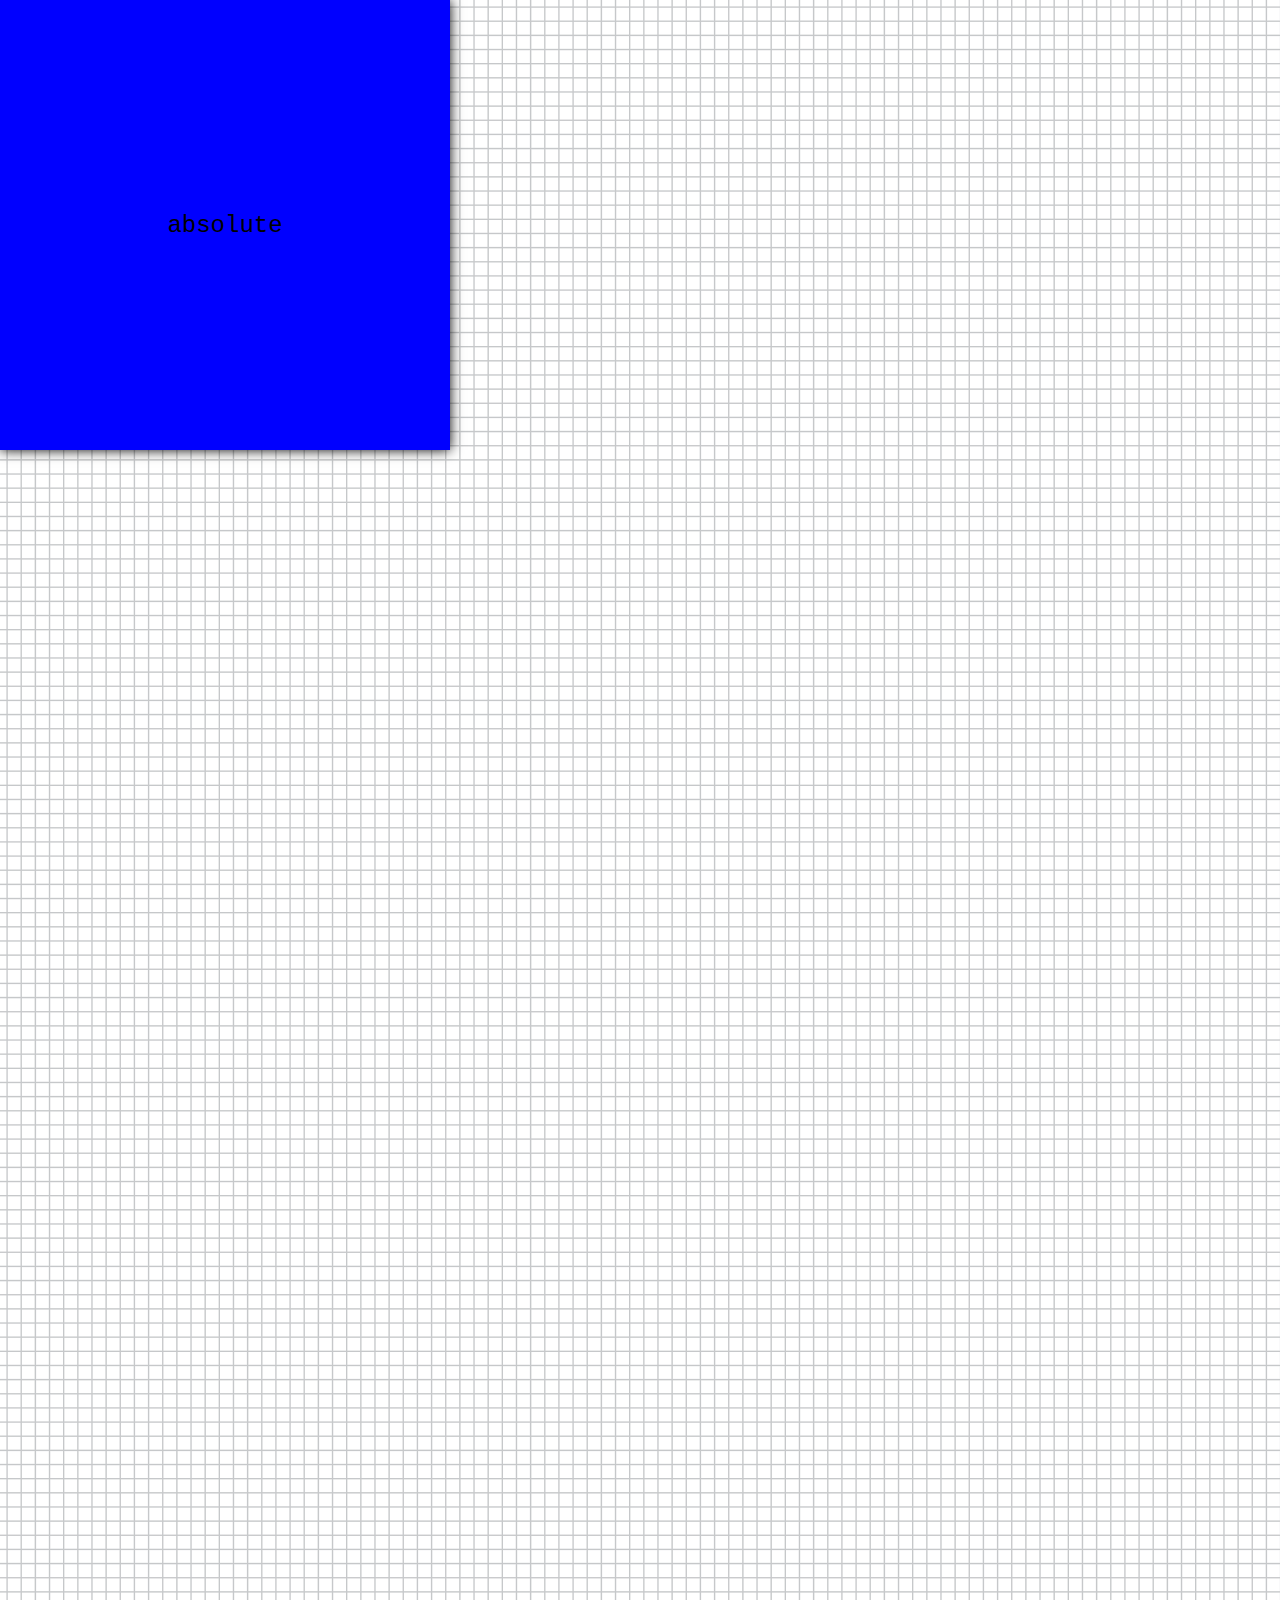
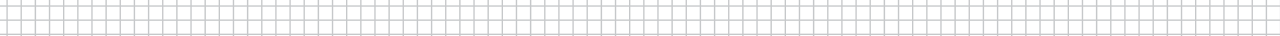
<file: examples/absolute.html>
<html>
  <head>
    <meta charset="utf-8"/>
    <meta http-equiv="X-UA-Compatible" content="IE=Edge"/>
    <meta name="viewport" content="width=device-width, initial-scale=1"/>
    <link rel="stylesheet" href="css/example.css"/>
    <title>HELLO</title>
  </head>
  <body>
    <div class="box absolute single" style="top:0; left:0; margin-left:0; margin-top:0;"><code>absolute</code></div>
  </body>
</html>
</file>
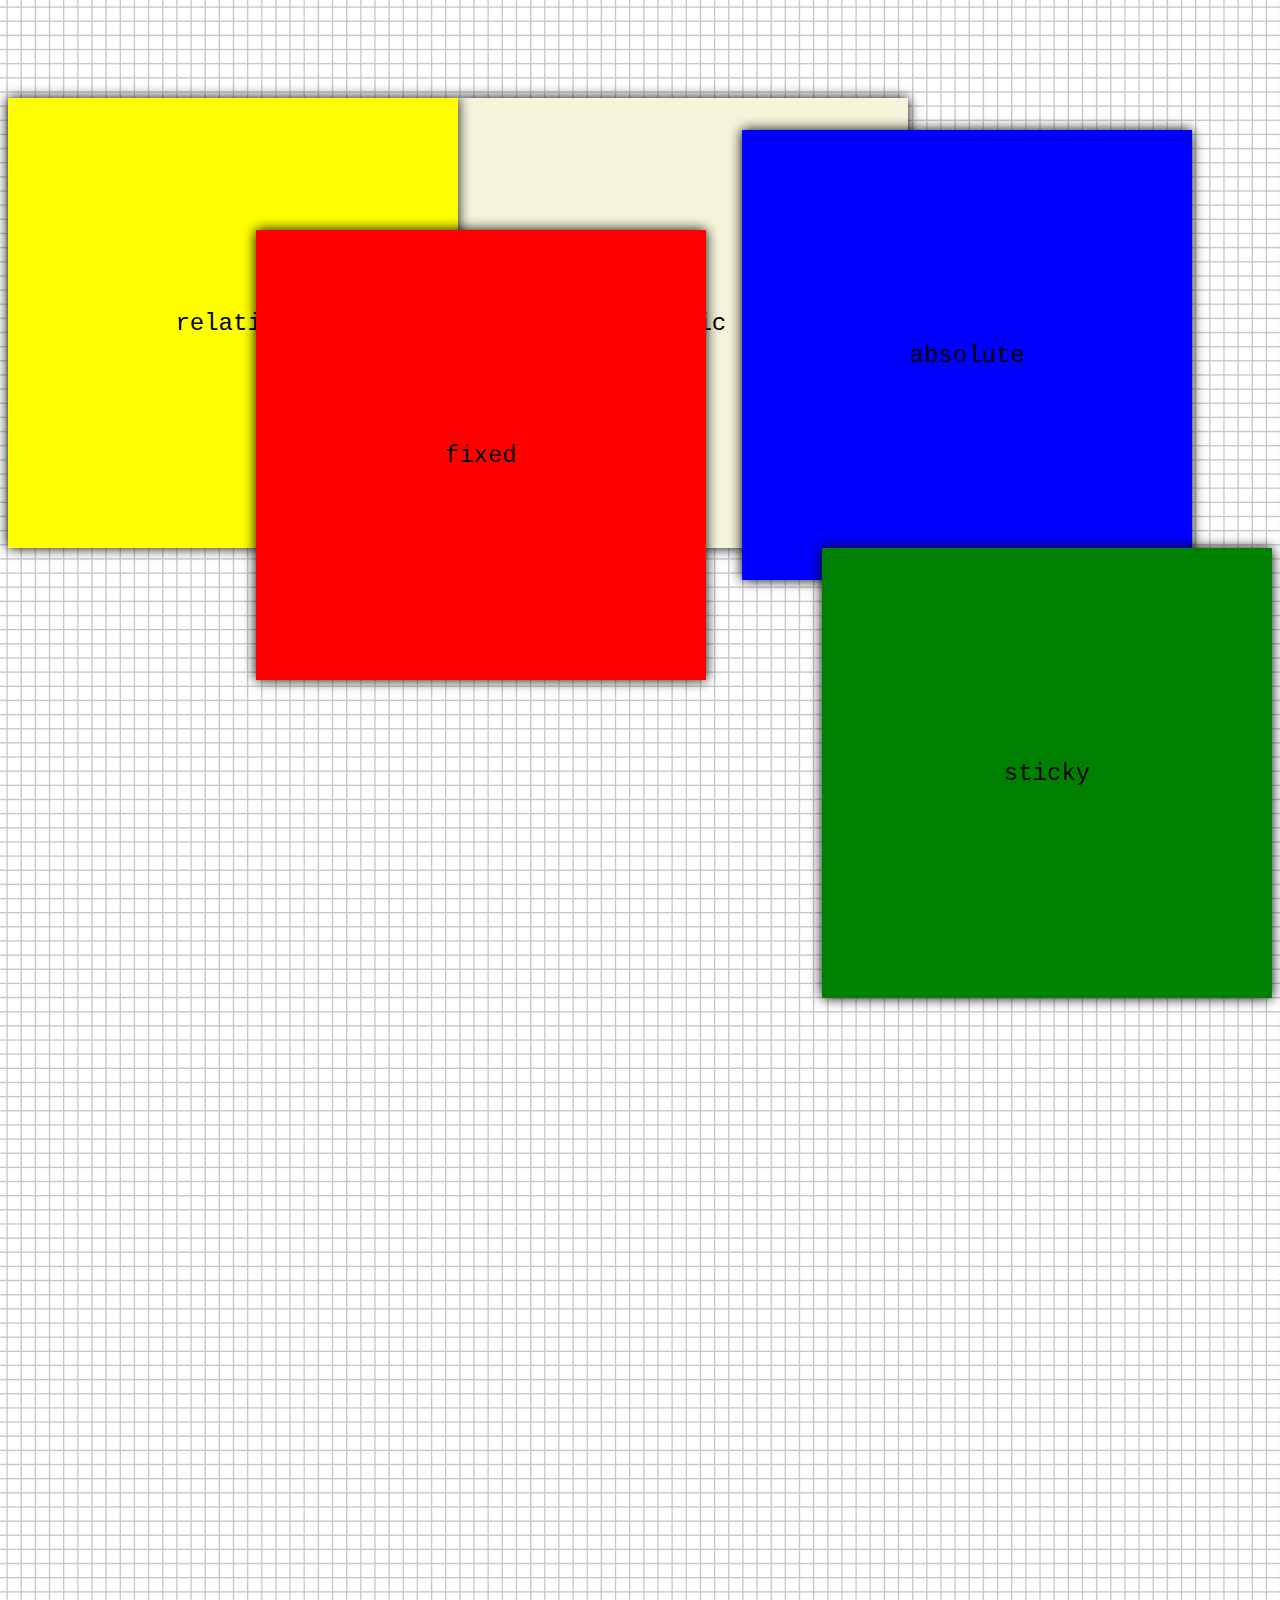
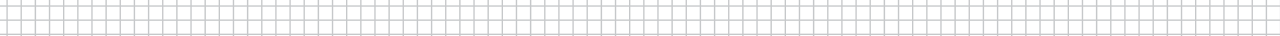
<file: examples/all-5.html>
<html>
  <head>
    <meta charset="utf-8"/>
    <meta http-equiv="X-UA-Compatible" content="IE=Edge"/>
    <meta name="viewport" content="width=device-width, initial-scale=1"/>
    <link rel="stylesheet" href="css/example.css"/>
    <title>HELLO</title>
  </head>
  <body>
    <div class="box relative fifth"><code>relative</code></div>
    <div class="box fixed fifth"><code>fixed</code></div>
    <div class="box static fifth"><code>static</code></div>
    <div class="box absolute fifth"><code>absolute</code></div>
    <div class="box sticky fifth"><code>sticky</code></div>
  </body>
</html>
</file>
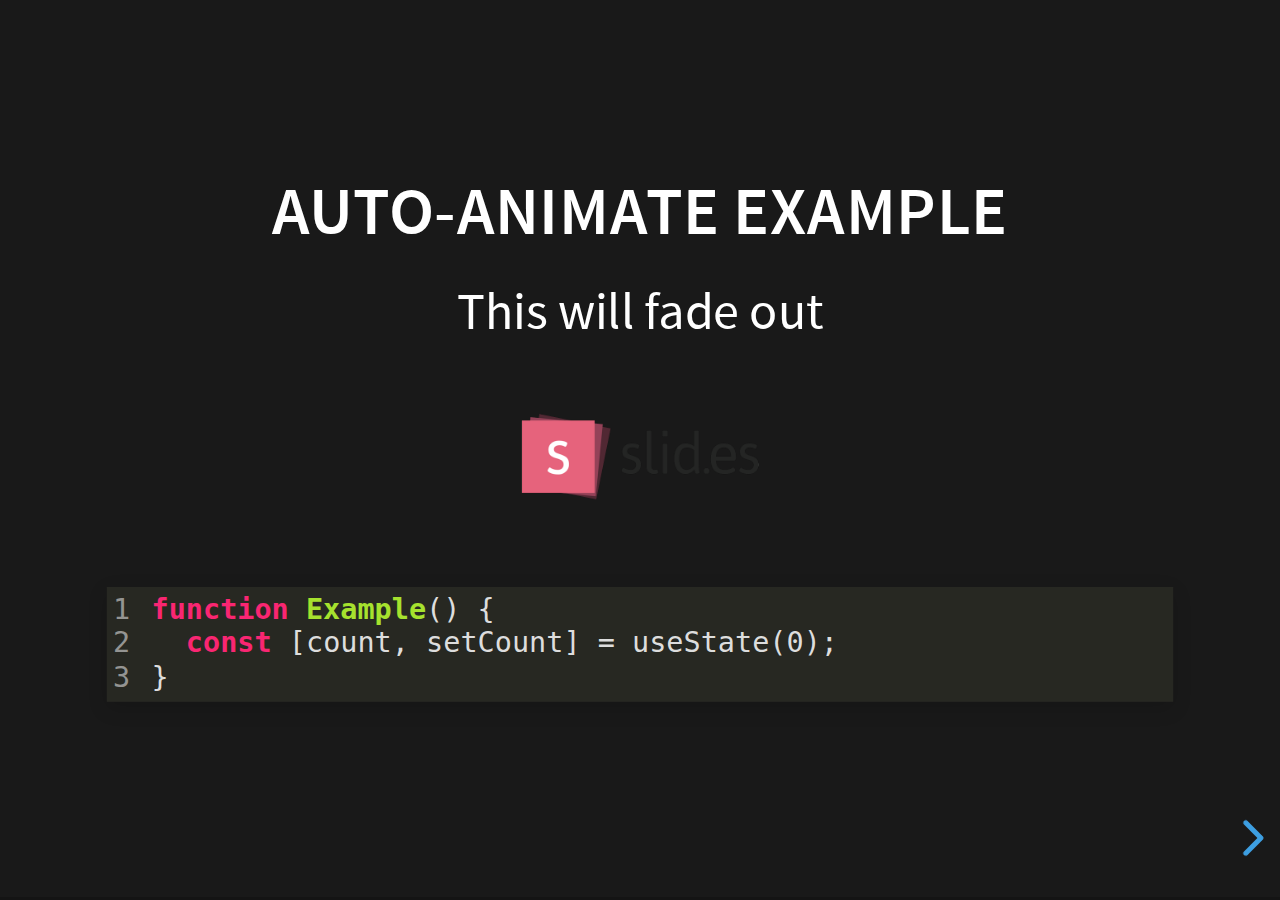
<file: examples/auto-animate.html>
<!doctype html>
<html lang="en">

	<head>
		<meta charset="utf-8">

		<title>reveal.js - Auto Animate</title>

		<meta name="viewport" content="width=device-width, initial-scale=1.0, maximum-scale=1.0, user-scalable=no">

		<link rel="stylesheet" href="../dist/reveal.css">
		<link rel="stylesheet" href="../dist/theme/black.css" id="theme">
		<link rel="stylesheet" href="../plugin/highlight/monokai.css">
	</head>

	<body>

		<div class="reveal">

			<div class="slides">
				<section data-auto-animate data-auto-animate-unmatched="fade">
					<h3>Auto-Animate Example</h3>
					<p>This will fade out</p>
					<img src="assets/image1.png" style="height: 100px;">
					<pre data-id="code"><code data-line-numbers class="hljs" data-trim>
						function Example() {
						  const [count, setCount] = useState(0);
						}
					</code></pre>
				</section>
				<section data-auto-animate data-auto-animate-unmatched="fade">
					<h3>Auto-Animate Example</h3>
					<p style="opacity: 0.2; margin-top: 100px;">This will fade out</p>
					<p>This element is unmatched</p>
					<img src="assets/image1.png" style="height: 150px;">
					<pre data-id="code"><code data-line-numbers class="hljs" data-trim>
						function Example() {
						  New line!
						  const [count, setCount] = useState(0);
						}
					</code></pre>
				</section>

				<section data-auto-animate>
					<p data-id="text-props" style="background: #555; line-height: 1em; letter-spacing: 0em;">Line Height & Letter Spacing</p>
				</section>
				<section data-auto-animate>
					<p data-id="text-props" style="background: #555; line-height: 3em; letter-spacing: 0.2em;">Line Height & Letter Spacing</p>
				</section>

				<section>
					<section data-auto-animate>
						<pre data-id="code"><code data-line-numbers class="hljs" data-trim>
							import React, { useState } from 'react';

							function Example() {
							  const [count, setCount] = useState(0);

							  return (
							    ...
							  );
							}
						</code></pre>
					</section>
					<section data-auto-animate>
						<pre data-id="code"><code data-line-numbers class="hljs" data-trim>
							function Example() {
							  const [count, setCount] = useState(0);

							  return (
							    &lt;div&gt;
							      &lt;p&gt;You clicked {count} times&lt;/p&gt;
							      &lt;button onClick={() =&gt; setCount(count + 1)}&gt;
							        Click me
							      &lt;/button&gt;
							    &lt;/div&gt;
							  );
							}
						</code></pre>
					</section>
					<section data-auto-animate>
						<pre data-id="code"><code data-line-numbers class="hljs" data-trim>
							function Example() {
							  // A comment!
							  const [count, setCount] = useState(0);

							  return (
							    &lt;div&gt;
							      &lt;p&gt;You clicked {count} times&lt;/p&gt;
							      &lt;button onClick={() =&gt; setCount(count + 1)}&gt;
							        Click me
							      &lt;/button&gt;
							    &lt;/div&gt;
							  );
							}
						</code></pre>
					</section>
				</section>

				<section>
					<section data-auto-animate>
						<h3>Swapping list items</h3>
						<ul>
							<li>One</li>
							<li>Two</li>
							<li>Three</li>
						</ul>
					</section>
					<section data-auto-animate>
						<h3>Swapping list items</h3>
						<ul>
							<li>Two</li>
							<li>One</li>
							<li>Three</li>
						</ul>
					</section>
					<section data-auto-animate>
						<h3>Swapping list items</h3>
						<ul>
							<li>Two</li>
							<li>Three</li>
							<li>One</li>
						</ul>
					</section>
				</section>

				<section data-auto-animate style="height: 600px">
					<h3 style="opacity: 0.3; font-size: 18px;">SLIDE 1</h3>
					<h2 data-id="title" style="margin-top: 260px;">Animate Anything</h2>
					<div data-id="1" style="background: white; position: absolute; top: 150px; left: 16%; width: 60px; height: 60px;"></div>
					<div data-id="2" style="background: white; position: absolute; top: 150px; left: 36%; width: 60px; height: 60px;"></div>
					<div data-id="3" style="background: white; position: absolute; top: 150px; left: 56%; width: 60px; height: 60px;"></div>
					<div data-id="4" style="background: white; position: absolute; top: 150px; left: 76%; width: 60px; height: 60px;"></div>
				</section>
				<section data-auto-animate style="height: 600px">
					<h3 style="opacity: 0.3; font-size: 18px;">SLIDE 2</h3>
					<h2 data-id="title" style="margin-top: 500px">With Auto Animate</h2>
					<div data-id="1" style="background: cyan; position: absolute; bottom: 190px; left: 16%; width: 60px; height: 60px;"></div>
					<div data-id="2" style="background: magenta; position: absolute; bottom: 190px; left: 36%; width: 60px; height: 160px;"></div>
					<div data-id="3" style="background: yellow; position: absolute; bottom: 190px; left: 56%; width: 60px; height: 260px;"></div>
					<div data-id="4" style="background: red; position: absolute; bottom: 190px; left: 76%; width: 60px; height: 360px;"></div>
				</section>
				<section data-auto-animate style="height: 600px">
					<h3 style="opacity: 0.3; font-size: 18px;">SLIDE 3</h3>
					<h2 data-id="title" style="margin-top: 500px; opacity: 0;">With Auto Animate</h2>
					<div data-id="1" style="background: cyan; position: absolute; top: 50%; left: 50%; width: 400px; height: 400px; margin: -200px 0 0 -200px; border-radius: 400px;"></div>
					<div data-id="2" style="background: magenta; position: absolute; top: 50%; left: 50%; width: 300px; height: 300px; margin: -150px 0 0 -150px; border-radius: 400px;"></div>
					<div data-id="3" style="background: yellow; position: absolute; top: 50%; left: 50%; width: 200px; height: 200px; margin: -100px 0 0 -100px; border-radius: 400px;"></div>
					<div data-id="4" style="background: red; position: absolute; top: 50%; left: 50%; width: 100px; height: 100px; margin: -50px 0 0 -50px; border-radius: 400px;"></div>
				</section>
				<section data-auto-animate style="height: 600px">
					<h3 style="opacity: 0.3; font-size: 18px;">SLIDE 3</h3>
					<h2 data-id="title" style="margin-top: 500px; opacity: 0;">With Auto Animate</h2>
					<div data-id="1" style="background: red; position: absolute; top: 250px; left: 16%; width: 60px; height: 60px;"></div>
					<div data-id="2" style="background: yellow; position: absolute; top: 250px; left: 36%; width: 60px; height: 60px;"></div>
					<div data-id="3" style="background: magenta; position: absolute; top: 250px; left: 56%; width: 60px; height: 60px;"></div>
					<div data-id="4" style="background: cyan; position: absolute; top: 250px; left: 76%; width: 60px; height: 60px;"></div>
				</section>

				<section data-auto-animate data-auto-animate-id="a">
					<h2>data-auto-animate-id="a"</h2>
					<h3>A1</h3>
				</section>
				<section data-auto-animate data-auto-animate-id="a">
					<h2>data-auto-animate-id="a"</h2>
					<h3>A1</h3>
					<h3>A2</h3>
				</section>
				<section data-auto-animate data-auto-animate-id="b">
					<h2>data-auto-animate-id="b"</h2>
					<h3>B1</h3>
				</section>
				<section data-auto-animate data-auto-animate-id="b">
					<h2>data-auto-animate-id="b"</h2>
					<h3>B1</h3>
					<h3>B2</h3>
				</section>

				<section>
					<section id="stacked-slide-1" data-auto-animate>
						<a href="#/stacked-slide-1">Slide 1</a><br>
						<a href="#/stacked-slide-2">Slide 2</a><br>
						<a href="#/stacked-slide-3">Slide 3</a><br>
						<a href="#/stacked-slide-4">Slide 4</a><br>
						<div data-id="anim" style="background: indigo; padding: 8px; width: 50px; height: 50px; position: absolute; left: 0px;">A</div>
					</section>
					<section id="stacked-slide-2" data-auto-animate>
						<a href="#/stacked-slide-1">Slide 1</a><br>
						<a href="#/stacked-slide-2">Slide 2</a><br>
						<a href="#/stacked-slide-3">Slide 3</a><br>
						<a href="#/stacked-slide-4">Slide 4</a><br>
						<div data-id="anim" style="background: indigo; padding: 8px; width: 50px; height: 50px; position: absolute; left: 25%;">A</div>
					</section>
					<section id="stacked-slide-3" data-auto-animate>
						<a href="#/stacked-slide-1">Slide 1</a><br>
						<a href="#/stacked-slide-2">Slide 2</a><br>
						<a href="#/stacked-slide-3">Slide 3</a><br>
						<a href="#/stacked-slide-4">Slide 4</a><br>
						<div data-id="anim" style="background: indigo; padding: 8px; width: 50px; height: 50px; position: absolute; left: 50%;">A</div>
					</section>
					<section id="stacked-slide-4" data-auto-animate>
						<a href="#/stacked-slide-1">Slide 1</a><br>
						<a href="#/stacked-slide-2">Slide 2</a><br>
						<a href="#/stacked-slide-3">Slide 3</a><br>
						<a href="#/stacked-slide-4">Slide 4</a><br>
						<div data-id="anim" style="background: indigo; padding: 8px; width: 50px; height: 50px; position: absolute; left: 75%;">A</div>
					</section>
				</section>

			</div>

		</div>

		<script src="../dist/reveal.js"></script>
		<script src="../plugin/highlight/highlight.js"></script>
		<script>
			Reveal.initialize({
				center: true,
				hash: true,
				plugins: [ RevealHighlight ]
			});
		</script>

	</body>
</html>
</file>
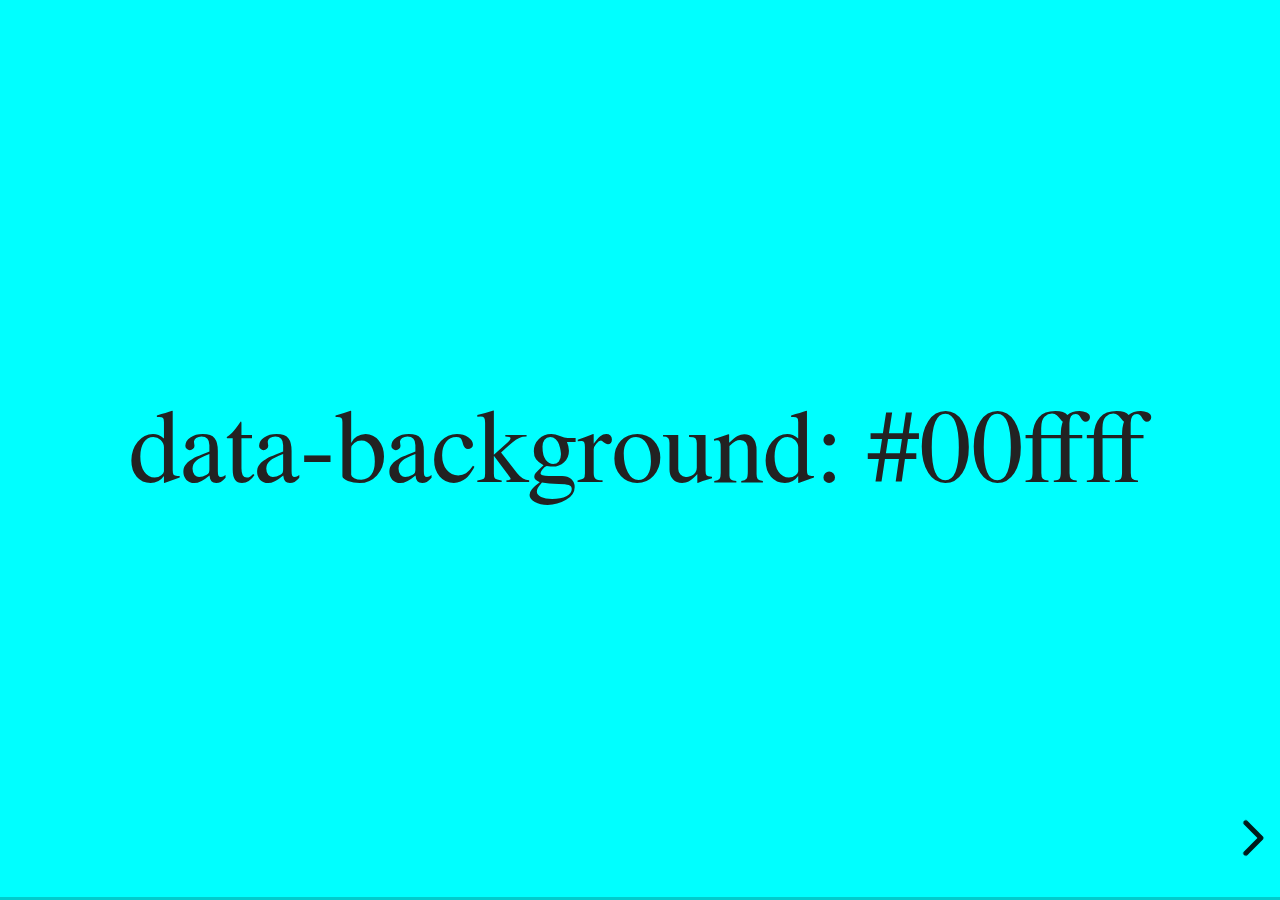
<file: examples/backgrounds.html>
<!doctype html>
<html lang="en">

	<head>
		<meta charset="utf-8">

		<title>reveal.js - Slide Backgrounds</title>

		<meta name="viewport" content="width=device-width, initial-scale=1.0, maximum-scale=1.0, user-scalable=no">

		<link rel="stylesheet" href="../dist/reveal.css">
		<link rel="stylesheet" href="../dist/theme/serif.css" id="theme">
		<style type="text/css" media="screen">
			.slides section.has-dark-background,
			.slides section.has-dark-background h2 {
				color: #fff;
			}
			.slides section.has-light-background,
			.slides section.has-light-background h2 {
				color: #222;
			}
		</style>
	</head>

	<body>

		<div class="reveal">

			<div class="slides">

				<section data-background="#00ffff">
					<h2>data-background: #00ffff</h2>
				</section>

				<section data-background="#bb00bb">
					<h2>data-background: #bb00bb</h2>
				</section>

				<section data-background-color="lightblue">
					<h2>data-background: lightblue</h2>
				</section>

				<section>
					<section data-background="#ff0000">
						<h2>data-background: #ff0000</h2>
					</section>
					<section data-background="rgba(0, 0, 0, 0.2)">
						<h2>data-background: rgba(0, 0, 0, 0.2)</h2>
					</section>
					<section data-background="salmon">
						<h2>data-background: salmon</h2>
					</section>
				</section>

				<section data-background="rgba(0, 100, 100, 0.2)">
					<section>
						<h2>Background applied to stack</h2>
					</section>
					<section>
						<h2>Background applied to stack</h2>
					</section>
					<section data-background="rgb(66, 66, 66)">
						<h2>Background applied to slide inside of stack</h2>
					</section>
				</section>

				<section data-background-transition="slide" data-background="assets/image1.png">
					<h2>Background image</h2>
				</section>

				<section>
					<section data-background-transition="slide" data-background="assets/image1.png">
						<h2>Background image</h2>
					</section>
					<section data-background-transition="slide" data-background="assets/image1.png">
						<h2>Background image</h2>
					</section>
				</section>

				<section data-background="assets/image2.png" data-background-size="100px" data-background-repeat="repeat" data-background-color="#111">
					<h2>Background image</h2>
					<pre>data-background-size="100px" data-background-repeat="repeat" data-background-color="#111"</pre>
				</section>

				<section data-background="#888888">
					<h2>Same background twice (1/2)</h2>
				</section>
				<section data-background="#888888">
					<h2>Same background twice (2/2)</h2>
				</section>

				<section data-background-video="https://s3.amazonaws.com/static.slid.es/site/homepage/v1/homepage-video-editor.mp4,https://s3.amazonaws.com/static.slid.es/site/homepage/v1/homepage-video-editor.webm">
					<h2>Video background</h2>
				</section>

				<section data-background-iframe="https://slides.com/news/make-better-presentations/embed?style=hidden&autoSlide=4000">
					<h2>Iframe background</h2>
				</section>

				<section>
					<section data-background="#417203">
						<h2>Same background twice vertical (1/2)</h2>
					</section>
					<section data-background="#417203">
						<h2>Same background twice vertical (2/2)</h2>
					</section>
				</section>

				<section data-background="#934f4d">
					<h2>Same background from horizontal to vertical (1/3)</h2>
				</section>
				<section>
					<section data-background="#934f4d">
						<h2>Same background from horizontal to vertical (2/3)</h2>
					</section>
					<section data-background="#934f4d">
						<h2>Same background from horizontal to vertical (3/3)</h2>
					</section>
				</section>

			</div>

		</div>

		<script src="../dist/reveal.js"></script>
		<script>

			// Full list of configuration options:
			// https://revealjs.revealjs.com/config/
			Reveal.initialize({
				center: true,

				transition: 'linear',
				// transitionSpeed: 'slow',
				// backgroundTransition: 'slide'
			});

		</script>

	</body>
</html>
</file>
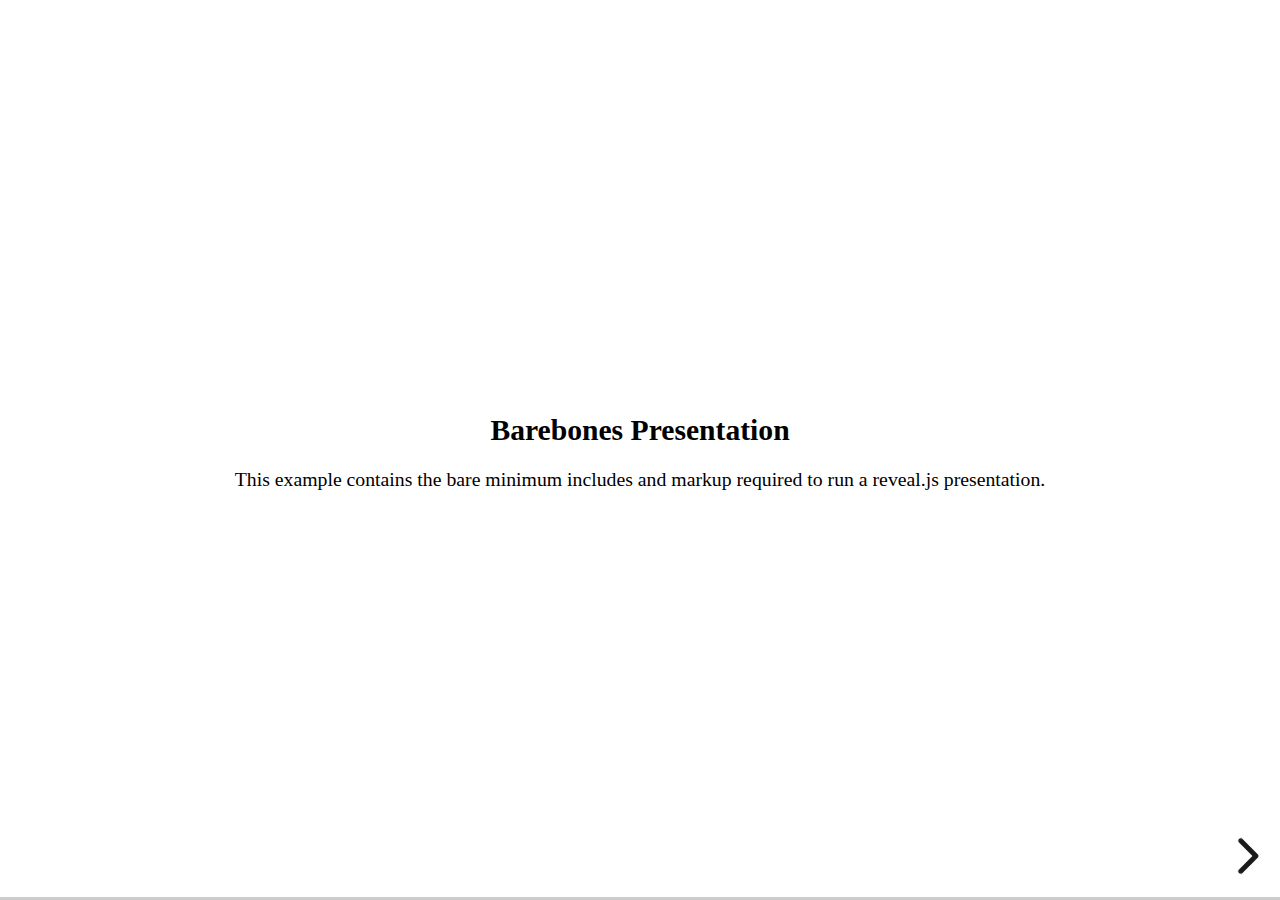
<file: examples/barebones.html>
<!doctype html>
<html lang="en">
	<head>
		<meta charset="utf-8">
		<title>reveal.js - Barebones</title>
		<link rel="stylesheet" href="../dist/reveal.css">
	</head>
	<body>

		<div class="reveal">
			<div class="slides">

				<section>
					<h2>Barebones Presentation</h2>
					<p>This example contains the bare minimum includes and markup required to run a reveal.js presentation.</p>
				</section>

				<section>
					<h2>No Theme</h2>
					<p>There's no theme included, so it will fall back on browser defaults.</p>
				</section>

			</div>
		</div>

		<script src="../dist/reveal.js"></script>
		<script>
			Reveal.initialize();
		</script>

	</body>
</html>
</file>
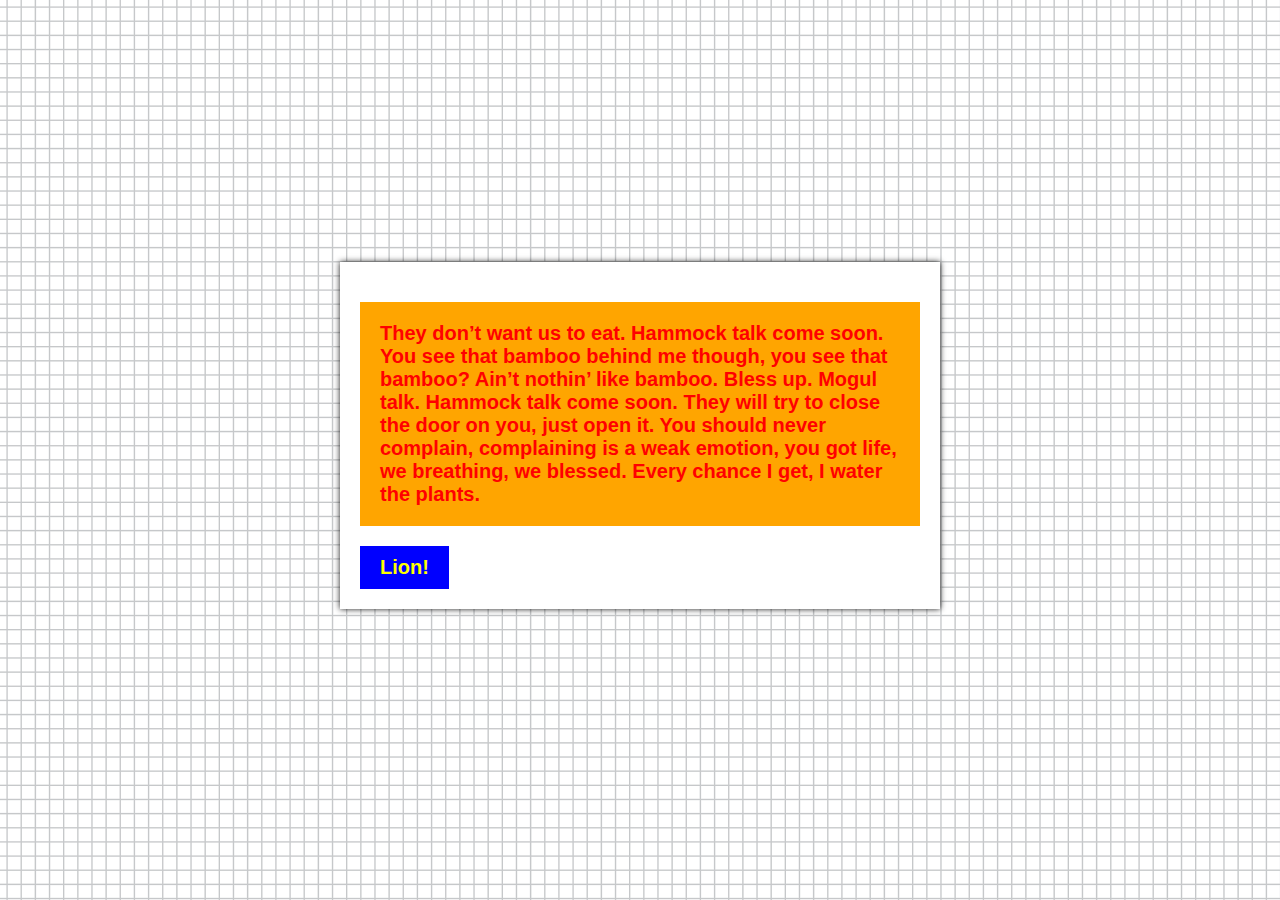
<file: examples/cascade.html>
<html>
  <head>
    <meta charset="utf-8"/>
    <meta http-equiv="X-UA-Compatible" content="IE=Edge"/>
    <meta name="viewport" content="width=device-width, initial-scale=1"/>
    <link rel="stylesheet" href="css/example.css"/>
    <title>HELLO</title>
  </head>
  <body style="height:unset;">
    <style>
      .cascade-test { height:95vh; display:flex; align-items: center; justify-content: center; font-size:20px; font-weight:bold; font-family:sans-serif; }
      p { padding:1em; }
      a { display:inline-block; padding:0.5em 1em; text-decoration:none; }
      
      /** DEMO STYLES **/
      article p { background: orange; }
      #MyParagraph { color:red; }
      p { background: green; }
      a.link { background:blue; }
      a[href] { color:yellow; }
      a { background:green; }
      
    </style>
    <div class="cascade-test"><article>
<p class="p-one" id="MyParagraph">They don’t want us to eat. Hammock talk come soon. You see that bamboo behind me though, you see that bamboo? Ain’t nothin’ like bamboo. Bless up. Mogul talk. Hammock talk come soon. They will try to close the door on you, just open it. You should never complain, complaining is a weak emotion, you got life, we breathing, we blessed. Every chance I get, I water the plants.</p>
<a href="page.html" class="link">Lion!</a>
</article>
    </div>
  </body>
</html>
</file>
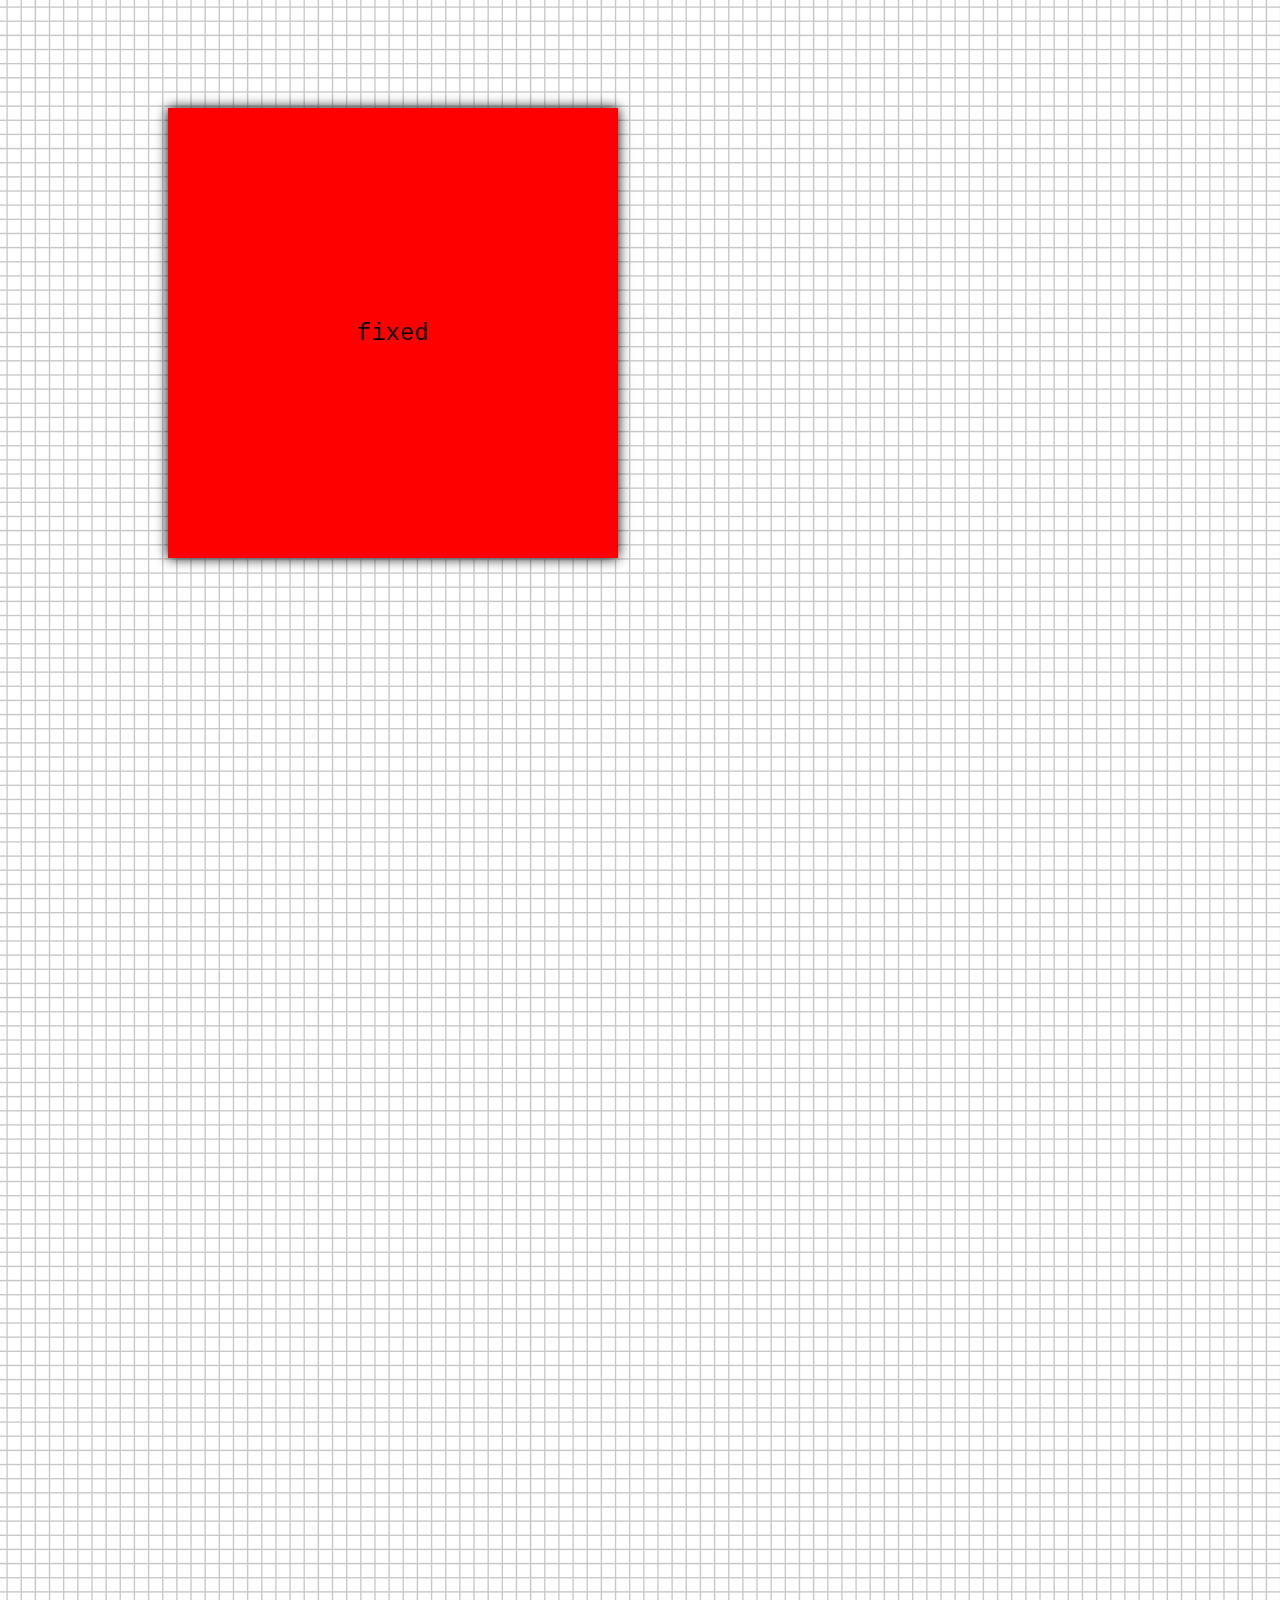
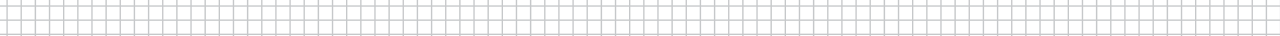
<file: examples/fixed.html>
<html>
  <head>
    <meta charset="utf-8"/>
    <meta http-equiv="X-UA-Compatible" content="IE=Edge"/>
    <meta name="viewport" content="width=device-width, initial-scale=1"/>
    <link rel="stylesheet" href="css/example.css"/>
    <title>HELLO</title>
  </head>
  <body>
    <div class="box fixed single"><code>fixed</code></div>
  </body>
</html>
</file>
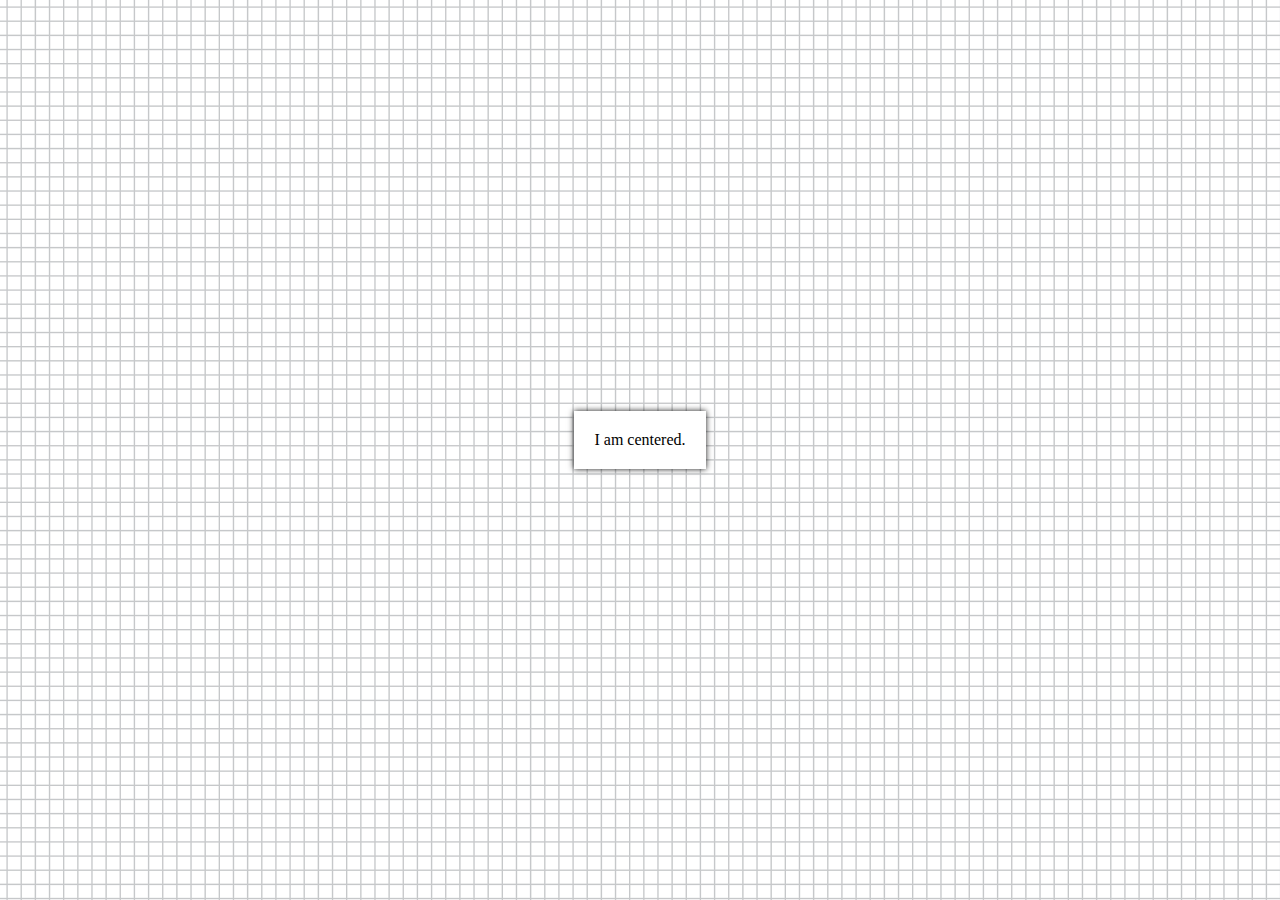
<file: examples/flex-center.html>
<html>
  <head>
    <meta charset="utf-8"/>
    <meta http-equiv="X-UA-Compatible" content="IE=Edge"/>
    <meta name="viewport" content="width=device-width, initial-scale=1"/>
    <link rel="stylesheet" href="css/example.css"/>
    <title>HELLO</title>
  </head>
  <body style="height:unset;">
    <style>
      .flex-container { display: flex; height:96vh; align-items:center; justify-content: center;  }
      .flex-item { background: white; margin:0; padding:1.25em; box-shadow: 0 0 6px rgba(0,0,0,0.9); font-size:16px; }
      
    </style>
    <div class="flex-container">
      <div class="flex-item">I am centered.</div>
    </div>
  </body>
</html>
</file>
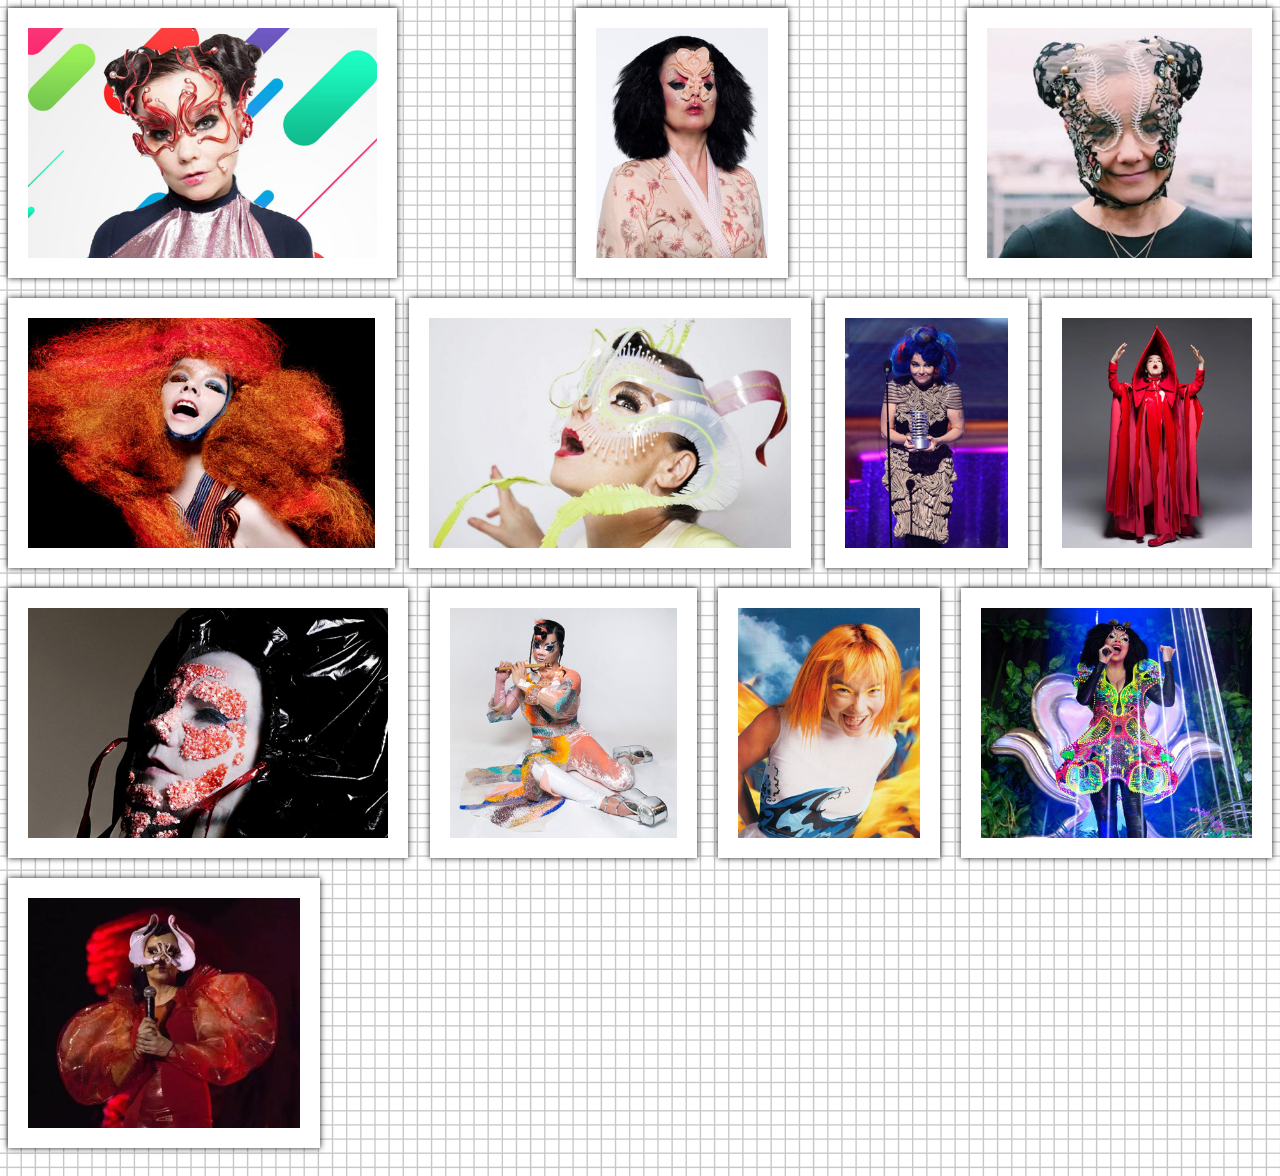
<file: examples/flex-flexible.html>
<html>
  <head>
    <meta charset="utf-8"/>
    <meta http-equiv="X-UA-Compatible" content="IE=Edge"/>
    <meta name="viewport" content="width=device-width, initial-scale=1"/>
    <link rel="stylesheet" href="css/example.css"/>
    <title>HELLO</title>
  </head>
  <body style="height:unset;">
    <style>
      .flex-container { display: flex; }
      .flex-container .flex-item { background: white; margin:0; padding:1.25em; box-shadow: 0 0 6px rgba(0,0,0,0.9); font-size:16px; margin-bottom:20px !important; }
      .flex-item img  { height:230px; width:auto }
      
    </style>
    <div class="flex-container">
      <figure class="flex-item"><img src="img/bjorks/1.jpg"/></figure>
      <figure class="flex-item"><img src="img/bjorks/2.jpg"/></figure>
      <figure class="flex-item"><img src="img/bjorks/3.jpg"/></figure>
      <figure class="flex-item"><img src="img/bjorks/4.jpg"/></figure>
      <figure class="flex-item"><img src="img/bjorks/5.jpg"/></figure>
      <figure class="flex-item"><img src="img/bjorks/6.jpg"/></figure>
      <figure class="flex-item"><img src="img/bjorks/7.jpg"/></figure>
      <figure class="flex-item"><img src="img/bjorks/8.jpg"/></figure>
      <figure class="flex-item"><img src="img/bjorks/9.jpg"/></figure>
      <figure class="flex-item"><img src="img/bjorks/10.jpg"/></figure>
      <figure class="flex-item"><img src="img/bjorks/11.jpg"/></figure>
      <figure class="flex-item"><img src="img/bjorks/12.jpg"/></figure>
    </div>
  </body>
</html>
</file>
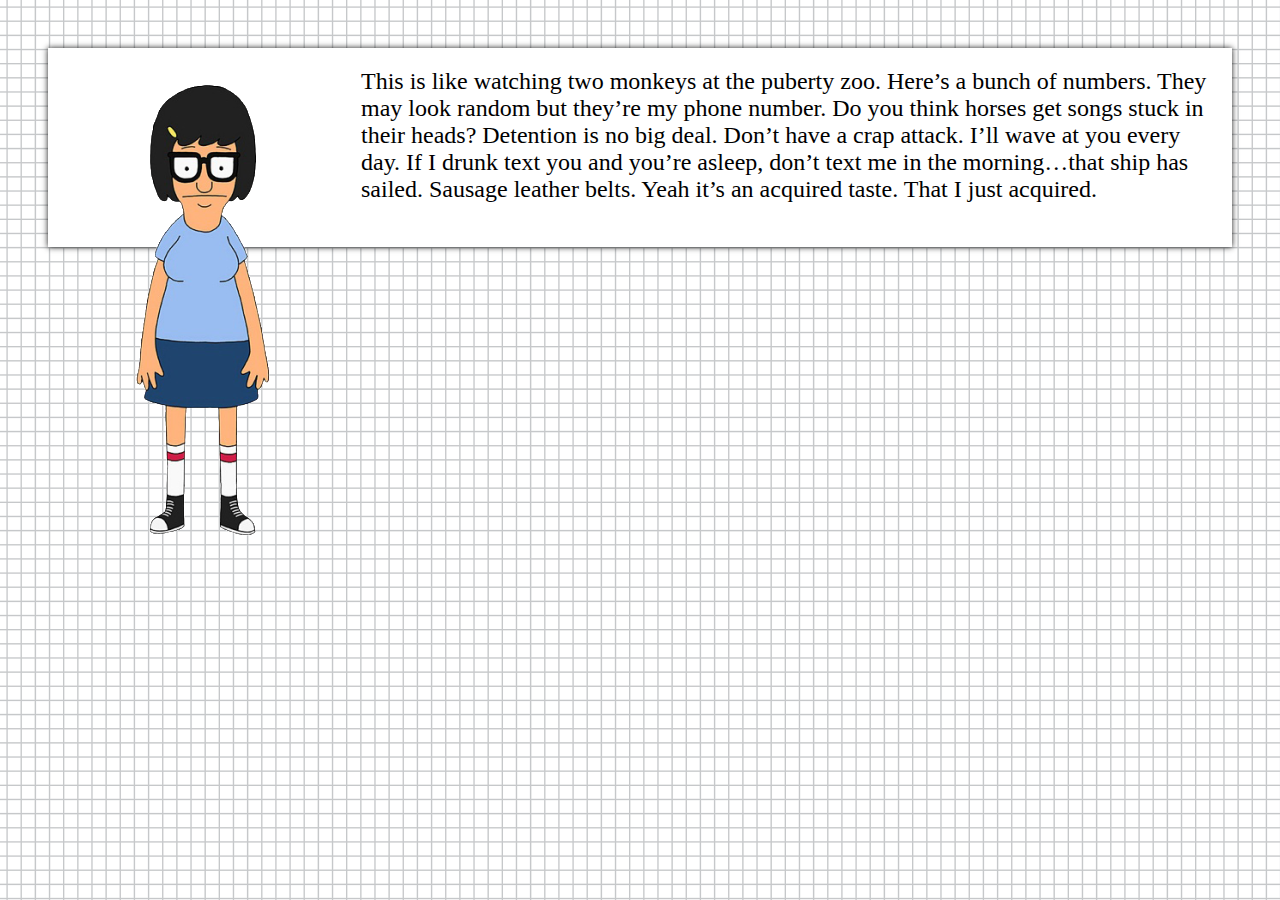
<file: examples/float-bad.html>
<html>
  <head>
    <meta charset="utf-8"/>
    <meta http-equiv="X-UA-Compatible" content="IE=Edge"/>
    <meta name="viewport" content="width=device-width, initial-scale=1"/>
    <link rel="stylesheet" href="css/example.css"/>
    <title>HELLO</title>
  </head>
  <body class="float-holder">
    <article><img class="float-left" src="img/tina.png"/>
      <p>This is like watching two monkeys at the puberty zoo. Here’s a bunch of numbers. They may look random but they’re my phone number. Do you think horses get songs stuck in their heads? Detention is no big deal. Don’t have a crap attack. I’ll wave at you every day. If I drunk text you and you’re asleep, don’t text me in the morning…that ship has sailed. Sausage leather belts. Yeah it’s an acquired taste. That I just acquired.</p>
    </article>
  </body>
</html>
</file>
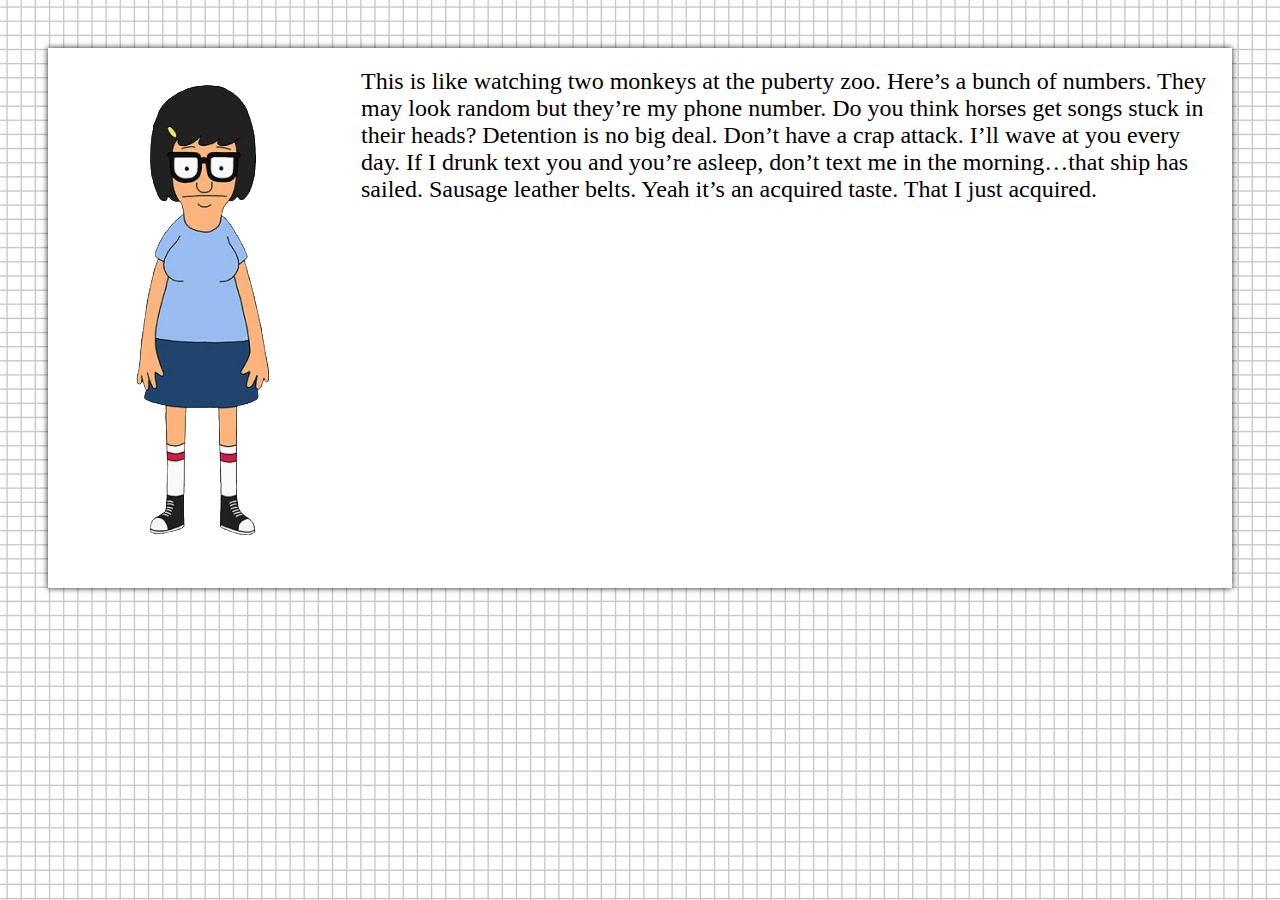
<file: examples/float-fixed.html>
<html>
  <head>
    <meta charset="utf-8"/>
    <meta http-equiv="X-UA-Compatible" content="IE=Edge"/>
    <meta name="viewport" content="width=device-width, initial-scale=1"/>
    <link rel="stylesheet" href="css/example.css"/>
    <title>HELLO</title>
  </head>
  <body class="float-holder">
    <article class="clearfix"><img class="float-left" src="img/tina.png"/>
      <p>This is like watching two monkeys at the puberty zoo. Here’s a bunch of numbers. They may look random but they’re my phone number. Do you think horses get songs stuck in their heads? Detention is no big deal. Don’t have a crap attack. I’ll wave at you every day. If I drunk text you and you’re asleep, don’t text me in the morning…that ship has sailed. Sausage leather belts. Yeah it’s an acquired taste. That I just acquired.</p>
    </article>
  </body>
</html>
</file>
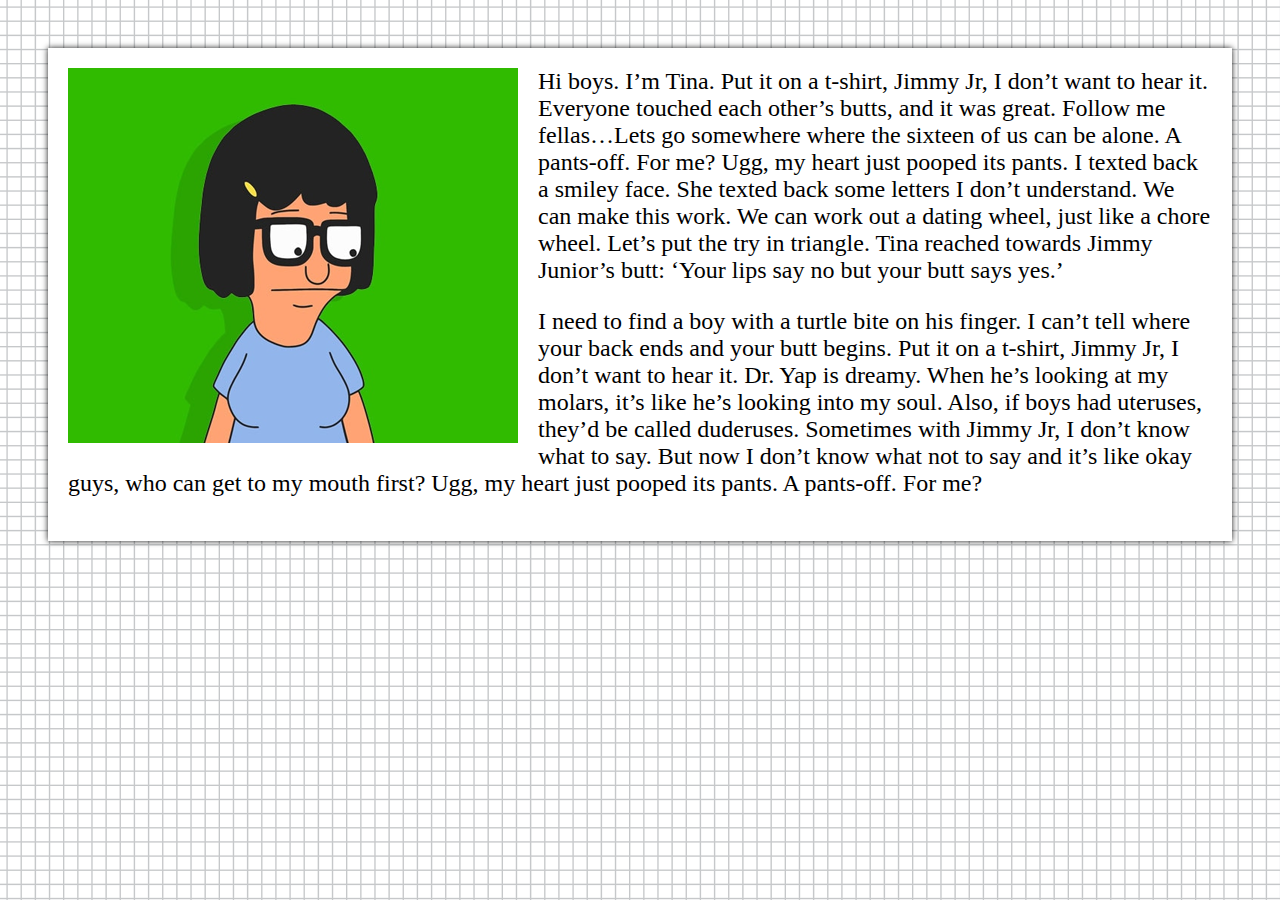
<file: examples/float-good.html>
<html>
  <head>
    <meta charset="utf-8"/>
    <meta http-equiv="X-UA-Compatible" content="IE=Edge"/>
    <meta name="viewport" content="width=device-width, initial-scale=1"/>
    <link rel="stylesheet" href="css/example.css"/>
    <title>HELLO</title>
  </head>
  <body class="float-holder">
    <article><img class="float-left" src="img/tina-left.png"/>
      <p>Hi boys. I’m Tina. Put it on a t-shirt, Jimmy Jr, I don’t want to hear it. Everyone touched each other’s butts, and it was great. Follow me fellas…Lets go somewhere where the sixteen of us can be alone. A pants-off. For me? Ugg, my heart just pooped its pants. I texted back a smiley face. She texted back some letters I don’t understand. We can make this work. We can work out a dating wheel, just like a chore wheel. Let’s put the try in triangle. Tina reached towards Jimmy Junior’s butt: ‘Your lips say no but your butt says yes.’</p>
      <p>I need to find a boy with a turtle bite on his finger. I can’t tell where your back ends and your butt begins. Put it on a t-shirt, Jimmy Jr, I don’t want to hear it. Dr. Yap is dreamy. When he’s looking at my molars, it’s like he’s looking into my soul. Also, if boys had uteruses, they’d be called duderuses. Sometimes with Jimmy Jr, I don’t know what to say. But now I don’t know what not to say and it’s like okay guys, who can get to my mouth first? Ugg, my heart just pooped its pants. A pants-off. For me?</p>
    </article>
  </body>
</html>
</file>
<file: examples/css/example.css>
body {
  height: 180vh;
  background: white;
  background-image: url("../img/grid.png"); }
  body.gridbody {
    height: auto; }

* {
  -webkit-box-sizing: border-box;
  box-sizing: border-box; }

.floatygrid .gridbox:after {
  content: "";
  display: table;
  clear: both; }

.box {
  padding: 20px;
  background-image: url("../img/grid.png");
  -webkit-box-shadow: 0 0 12px black;
  box-shadow: 0 0 12px black;
  display: -webkit-box;
  display: -ms-flexbox;
  display: flex;
  -webkit-box-align: center;
  -ms-flex-align: center;
  align-items: center;
  justify-items: center;
  -webkit-box-pack: center;
  -ms-flex-pack: center;
  justify-content: center; }
  .box.fixed {
    position: fixed;
    background: red; }
  .box.absolute {
    position: absolute;
    background: blue; }
  .box.sticky {
    position: -webkit-sticky;
    position: sticky;
    background: green; }
  .box.relative {
    position: relative;
    background: yellow; }
  .box.static {
    position: static;
    background: beige; }
  .box.single {
    width: 50vh;
    height: 50vh;
    margin-top: 100px;
    margin-left: 160px; }
    .box.single.sticky {
      top: 0; }
  .box.fifth {
    width: 50vh;
    height: 50vh;
    margin-top: 90px; }
    .box.fifth:nth-child(2) {
      left: 20%; }
    .box.fifth:nth-child(3) {
      left: 40%; }
    .box.fifth:nth-child(4) {
      left: 60%; }
    .box.fifth:nth-child(5) {
      left: 80%; }
    .box.fifth.static, .box.fifth.relative {
      float: left; }
    .box.fifth.fixed {
      top: 140px; }
    .box.fifth.absolute {
      left: 58%;
      top: 40px; }
    .box.fifth.sticky {
      top: 0;
      margin-top: 100px; }
  .box code {
    font-size: 24px; }

.float-holder {
  padding: 20px;
  height: auto; }
  .float-holder article {
    background: #fff;
    padding: 20px;
    margin: 20px;
    -webkit-box-shadow: 0 0 6px rgba(0, 0, 0, 0.9);
    box-shadow: 0 0 6px rgba(0, 0, 0, 0.9); }
  .float-holder p {
    font-size: 24px;
    -webkit-margin-before: 0;
    margin-block-start: 0; }
  .float-holder .clearfix:after {
    content: "";
    display: table;
    clear: both; }
  .float-holder .floatbox {
    width: 25%;
    float: left; }
    .float-holder .floatbox img {
      max-width: 100%; }

.cascade-test article {
  background: #fff;
  padding: 20px;
  margin: 20px;
  -webkit-box-shadow: 0 0 6px rgba(0, 0, 0, 0.9);
  box-shadow: 0 0 6px rgba(0, 0, 0, 0.9);
  max-width: 600px;
  margin-left: auto;
  margin-right: auto; }

.grid {
  display: grid;
  grid-template-columns: repeat(3, 1fr);
  grid-gap: 30px; }
  .grid figure {
    margin: 0; }
  .grid[columns="2"] {
    grid-template-columns: repeat(2, 1fr); }
  .grid .gridbox img {
    width: 100%; }

figure.card {
  background: white;
  padding: 1.25em;
  -webkit-box-shadow: 0 0 6px rgba(0, 0, 0, 0.9);
  box-shadow: 0 0 6px rgba(0, 0, 0, 0.9);
  font-size: 16px; }
  figure.card img {
    margin-bottom: 20px; }
  figure.card p {
    font-size: 22px;
    -webkit-margin-before: 0;
    margin-block-start: 0; }
  figure.card p:last-child {
    margin-bottom: 0; }

.float-left {
  float: left;
  margin-right: 20px;
  margin-bottom: 20px; }

.floatygrid {
  margin-left: -15px; }
  .floatygrid .gridbox {
    float: left;
    width: calc(33% - 30px);
    margin: 0 15px; }
    .floatygrid .gridbox img {
      width: 100%; }

.cocktail {
  background: #e9f6fa;
  padding: 2em; }

.flex-container {
  display: -webkit-box;
  display: -ms-flexbox;
  display: flex;
  -ms-flex-wrap: wrap;
  flex-wrap: wrap;
  -webkit-box-pack: justify;
  -ms-flex-pack: justify;
  justify-content: space-between; }
  .flex-container figure {
    margin: 0; }
  .flex-container .flexbox {
    -ms-flex-preferred-size: calc(33% - 20px);
    flex-basis: calc(33% - 20px);
    -webkit-box-flex: 0;
    -ms-flex-positive: 0;
    flex-grow: 0;
    -ms-flex-negative: 1;
    flex-shrink: 1;
    margin-bottom: 30px; }
    .flex-container .flexbox img {
      width: 100%; }
</file>
<file: dist/reveal.css>
/*!
* reveal.js 4.4.0
* https://revealjs.com
* MIT licensed
*
* Copyright (C) 2011-2022 Hakim El Hattab, https://hakim.se
*/
.reveal .r-stretch,.reveal .stretch{max-width:none;max-height:none}.reveal pre.r-stretch code,.reveal pre.stretch code{height:100%;max-height:100%;box-sizing:border-box}.reveal .r-fit-text{display:inline-block;white-space:nowrap}.reveal .r-stack{display:grid}.reveal .r-stack>*{grid-area:1/1;margin:auto}.reveal .r-hstack,.reveal .r-vstack{display:flex}.reveal .r-hstack img,.reveal .r-hstack video,.reveal .r-vstack img,.reveal .r-vstack video{min-width:0;min-height:0;object-fit:contain}.reveal .r-vstack{flex-direction:column;align-items:center;justify-content:center}.reveal .r-hstack{flex-direction:row;align-items:center;justify-content:center}.reveal .items-stretch{align-items:stretch}.reveal .items-start{align-items:flex-start}.reveal .items-center{align-items:center}.reveal .items-end{align-items:flex-end}.reveal .justify-between{justify-content:space-between}.reveal .justify-around{justify-content:space-around}.reveal .justify-start{justify-content:flex-start}.reveal .justify-center{justify-content:center}.reveal .justify-end{justify-content:flex-end}html.reveal-full-page{width:100%;height:100%;height:100vh;height:calc(var(--vh,1vh) * 100);overflow:hidden}.reveal-viewport{height:100%;overflow:hidden;position:relative;line-height:1;margin:0;background-color:#fff;color:#000}.reveal-viewport:fullscreen{top:0!important;left:0!important;width:100%!important;height:100%!important;transform:none!important}.reveal .slides section .fragment{opacity:0;visibility:hidden;transition:all .2s ease;will-change:opacity}.reveal .slides section .fragment.visible{opacity:1;visibility:inherit}.reveal .slides section .fragment.disabled{transition:none}.reveal .slides section .fragment.grow{opacity:1;visibility:inherit}.reveal .slides section .fragment.grow.visible{transform:scale(1.3)}.reveal .slides section .fragment.shrink{opacity:1;visibility:inherit}.reveal .slides section .fragment.shrink.visible{transform:scale(.7)}.reveal .slides section .fragment.zoom-in{transform:scale(.1)}.reveal .slides section .fragment.zoom-in.visible{transform:none}.reveal .slides section .fragment.fade-out{opacity:1;visibility:inherit}.reveal .slides section .fragment.fade-out.visible{opacity:0;visibility:hidden}.reveal .slides section .fragment.semi-fade-out{opacity:1;visibility:inherit}.reveal .slides section .fragment.semi-fade-out.visible{opacity:.5;visibility:inherit}.reveal .slides section .fragment.strike{opacity:1;visibility:inherit}.reveal .slides section .fragment.strike.visible{text-decoration:line-through}.reveal .slides section .fragment.fade-up{transform:translate(0,40px)}.reveal .slides section .fragment.fade-up.visible{transform:translate(0,0)}.reveal .slides section .fragment.fade-down{transform:translate(0,-40px)}.reveal .slides section .fragment.fade-down.visible{transform:translate(0,0)}.reveal .slides section .fragment.fade-right{transform:translate(-40px,0)}.reveal .slides section .fragment.fade-right.visible{transform:translate(0,0)}.reveal .slides section .fragment.fade-left{transform:translate(40px,0)}.reveal .slides section .fragment.fade-left.visible{transform:translate(0,0)}.reveal .slides section .fragment.current-visible,.reveal .slides section .fragment.fade-in-then-out{opacity:0;visibility:hidden}.reveal .slides section .fragment.current-visible.current-fragment,.reveal .slides section .fragment.fade-in-then-out.current-fragment{opacity:1;visibility:inherit}.reveal .slides section .fragment.fade-in-then-semi-out{opacity:0;visibility:hidden}.reveal .slides section .fragment.fade-in-then-semi-out.visible{opacity:.5;visibility:inherit}.reveal .slides section .fragment.fade-in-then-semi-out.current-fragment{opacity:1;visibility:inherit}.reveal .slides section .fragment.highlight-blue,.reveal .slides section .fragment.highlight-current-blue,.reveal .slides section .fragment.highlight-current-green,.reveal .slides section .fragment.highlight-current-red,.reveal .slides section .fragment.highlight-green,.reveal .slides section .fragment.highlight-red{opacity:1;visibility:inherit}.reveal .slides section .fragment.highlight-red.visible{color:#ff2c2d}.reveal .slides section .fragment.highlight-green.visible{color:#17ff2e}.reveal .slides section .fragment.highlight-blue.visible{color:#1b91ff}.reveal .slides section .fragment.highlight-current-red.current-fragment{color:#ff2c2d}.reveal .slides section .fragment.highlight-current-green.current-fragment{color:#17ff2e}.reveal .slides section .fragment.highlight-current-blue.current-fragment{color:#1b91ff}.reveal:after{content:"";font-style:italic}.reveal iframe{z-index:1}.reveal a{position:relative}@keyframes bounce-right{0%,10%,25%,40%,50%{transform:translateX(0)}20%{transform:translateX(10px)}30%{transform:translateX(-5px)}}@keyframes bounce-left{0%,10%,25%,40%,50%{transform:translateX(0)}20%{transform:translateX(-10px)}30%{transform:translateX(5px)}}@keyframes bounce-down{0%,10%,25%,40%,50%{transform:translateY(0)}20%{transform:translateY(10px)}30%{transform:translateY(-5px)}}.reveal .controls{display:none;position:absolute;top:auto;bottom:12px;right:12px;left:auto;z-index:11;color:#000;pointer-events:none;font-size:10px}.reveal .controls button{position:absolute;padding:0;background-color:transparent;border:0;outline:0;cursor:pointer;color:currentColor;transform:scale(.9999);transition:color .2s ease,opacity .2s ease,transform .2s ease;z-index:2;pointer-events:auto;font-size:inherit;visibility:hidden;opacity:0;-webkit-appearance:none;-webkit-tap-highlight-color:transparent}.reveal .controls .controls-arrow:after,.reveal .controls .controls-arrow:before{content:"";position:absolute;top:0;left:0;width:2.6em;height:.5em;border-radius:.25em;background-color:currentColor;transition:all .15s ease,background-color .8s ease;transform-origin:.2em 50%;will-change:transform}.reveal .controls .controls-arrow{position:relative;width:3.6em;height:3.6em}.reveal .controls .controls-arrow:before{transform:translateX(.5em) translateY(1.55em) rotate(45deg)}.reveal .controls .controls-arrow:after{transform:translateX(.5em) translateY(1.55em) rotate(-45deg)}.reveal .controls .controls-arrow:hover:before{transform:translateX(.5em) translateY(1.55em) rotate(40deg)}.reveal .controls .controls-arrow:hover:after{transform:translateX(.5em) translateY(1.55em) rotate(-40deg)}.reveal .controls .controls-arrow:active:before{transform:translateX(.5em) translateY(1.55em) rotate(36deg)}.reveal .controls .controls-arrow:active:after{transform:translateX(.5em) translateY(1.55em) rotate(-36deg)}.reveal .controls .navigate-left{right:6.4em;bottom:3.2em;transform:translateX(-10px)}.reveal .controls .navigate-left.highlight{animation:bounce-left 2s 50 both ease-out}.reveal .controls .navigate-right{right:0;bottom:3.2em;transform:translateX(10px)}.reveal .controls .navigate-right .controls-arrow{transform:rotate(180deg)}.reveal .controls .navigate-right.highlight{animation:bounce-right 2s 50 both ease-out}.reveal .controls .navigate-up{right:3.2em;bottom:6.4em;transform:translateY(-10px)}.reveal .controls .navigate-up .controls-arrow{transform:rotate(90deg)}.reveal .controls .navigate-down{right:3.2em;bottom:-1.4em;padding-bottom:1.4em;transform:translateY(10px)}.reveal .controls .navigate-down .controls-arrow{transform:rotate(-90deg)}.reveal .controls .navigate-down.highlight{animation:bounce-down 2s 50 both ease-out}.reveal .controls[data-controls-back-arrows=faded] .navigate-up.enabled{opacity:.3}.reveal .controls[data-controls-back-arrows=faded] .navigate-up.enabled:hover{opacity:1}.reveal .controls[data-controls-back-arrows=hidden] .navigate-up.enabled{opacity:0;visibility:hidden}.reveal .controls .enabled{visibility:visible;opacity:.9;cursor:pointer;transform:none}.reveal .controls .enabled.fragmented{opacity:.5}.reveal .controls .enabled.fragmented:hover,.reveal .controls .enabled:hover{opacity:1}.reveal:not(.rtl) .controls[data-controls-back-arrows=faded] .navigate-left.enabled{opacity:.3}.reveal:not(.rtl) .controls[data-controls-back-arrows=faded] .navigate-left.enabled:hover{opacity:1}.reveal:not(.rtl) .controls[data-controls-back-arrows=hidden] .navigate-left.enabled{opacity:0;visibility:hidden}.reveal.rtl .controls[data-controls-back-arrows=faded] .navigate-right.enabled{opacity:.3}.reveal.rtl .controls[data-controls-back-arrows=faded] .navigate-right.enabled:hover{opacity:1}.reveal.rtl .controls[data-controls-back-arrows=hidden] .navigate-right.enabled{opacity:0;visibility:hidden}.reveal[data-navigation-mode=linear].has-horizontal-slides .navigate-down,.reveal[data-navigation-mode=linear].has-horizontal-slides .navigate-up{display:none}.reveal:not(.has-vertical-slides) .controls .navigate-left,.reveal[data-navigation-mode=linear].has-horizontal-slides .navigate-left{bottom:1.4em;right:5.5em}.reveal:not(.has-vertical-slides) .controls .navigate-right,.reveal[data-navigation-mode=linear].has-horizontal-slides .navigate-right{bottom:1.4em;right:.5em}.reveal:not(.has-horizontal-slides) .controls .navigate-up{right:1.4em;bottom:5em}.reveal:not(.has-horizontal-slides) .controls .navigate-down{right:1.4em;bottom:.5em}.reveal.has-dark-background .controls{color:#fff}.reveal.has-light-background .controls{color:#000}.reveal.no-hover .controls .controls-arrow:active:before,.reveal.no-hover .controls .controls-arrow:hover:before{transform:translateX(.5em) translateY(1.55em) rotate(45deg)}.reveal.no-hover .controls .controls-arrow:active:after,.reveal.no-hover .controls .controls-arrow:hover:after{transform:translateX(.5em) translateY(1.55em) rotate(-45deg)}@media screen and (min-width:500px){.reveal .controls[data-controls-layout=edges]{top:0;right:0;bottom:0;left:0}.reveal .controls[data-controls-layout=edges] .navigate-down,.reveal .controls[data-controls-layout=edges] .navigate-left,.reveal .controls[data-controls-layout=edges] .navigate-right,.reveal .controls[data-controls-layout=edges] .navigate-up{bottom:auto;right:auto}.reveal .controls[data-controls-layout=edges] .navigate-left{top:50%;left:.8em;margin-top:-1.8em}.reveal .controls[data-controls-layout=edges] .navigate-right{top:50%;right:.8em;margin-top:-1.8em}.reveal .controls[data-controls-layout=edges] .navigate-up{top:.8em;left:50%;margin-left:-1.8em}.reveal .controls[data-controls-layout=edges] .navigate-down{bottom:-.3em;left:50%;margin-left:-1.8em}}.reveal .progress{position:absolute;display:none;height:3px;width:100%;bottom:0;left:0;z-index:10;background-color:rgba(0,0,0,.2);color:#fff}.reveal .progress:after{content:"";display:block;position:absolute;height:10px;width:100%;top:-10px}.reveal .progress span{display:block;height:100%;width:100%;background-color:currentColor;transition:transform .8s cubic-bezier(.26,.86,.44,.985);transform-origin:0 0;transform:scaleX(0)}.reveal .slide-number{position:absolute;display:block;right:8px;bottom:8px;z-index:31;font-family:Helvetica,sans-serif;font-size:12px;line-height:1;color:#fff;background-color:rgba(0,0,0,.4);padding:5px}.reveal .slide-number a{color:currentColor}.reveal .slide-number-delimiter{margin:0 3px}.reveal{position:relative;width:100%;height:100%;overflow:hidden;touch-action:pinch-zoom}.reveal.embedded{touch-action:pan-y}.reveal .slides{position:absolute;width:100%;height:100%;top:0;right:0;bottom:0;left:0;margin:auto;pointer-events:none;overflow:visible;z-index:1;text-align:center;perspective:600px;perspective-origin:50% 40%}.reveal .slides>section{perspective:600px}.reveal .slides>section,.reveal .slides>section>section{display:none;position:absolute;width:100%;pointer-events:auto;z-index:10;transform-style:flat;transition:transform-origin .8s cubic-bezier(.26,.86,.44,.985),transform .8s cubic-bezier(.26,.86,.44,.985),visibility .8s cubic-bezier(.26,.86,.44,.985),opacity .8s cubic-bezier(.26,.86,.44,.985)}.reveal[data-transition-speed=fast] .slides section{transition-duration:.4s}.reveal[data-transition-speed=slow] .slides section{transition-duration:1.2s}.reveal .slides section[data-transition-speed=fast]{transition-duration:.4s}.reveal .slides section[data-transition-speed=slow]{transition-duration:1.2s}.reveal .slides>section.stack{padding-top:0;padding-bottom:0;pointer-events:none;height:100%}.reveal .slides>section.present,.reveal .slides>section>section.present{display:block;z-index:11;opacity:1}.reveal .slides>section:empty,.reveal .slides>section>section:empty,.reveal .slides>section>section[data-background-interactive],.reveal .slides>section[data-background-interactive]{pointer-events:none}.reveal.center,.reveal.center .slides,.reveal.center .slides section{min-height:0!important}.reveal .slides>section:not(.present),.reveal .slides>section>section:not(.present){pointer-events:none}.reveal.overview .slides>section,.reveal.overview .slides>section>section{pointer-events:auto}.reveal .slides>section.future,.reveal .slides>section.future>section,.reveal .slides>section.past,.reveal .slides>section.past>section,.reveal .slides>section>section.future,.reveal .slides>section>section.past{opacity:0}.reveal .slides>section[data-transition=slide].past,.reveal .slides>section[data-transition~=slide-out].past,.reveal.slide .slides>section:not([data-transition]).past{transform:translate(-150%,0)}.reveal .slides>section[data-transition=slide].future,.reveal .slides>section[data-transition~=slide-in].future,.reveal.slide .slides>section:not([data-transition]).future{transform:translate(150%,0)}.reveal .slides>section>section[data-transition=slide].past,.reveal .slides>section>section[data-transition~=slide-out].past,.reveal.slide .slides>section>section:not([data-transition]).past{transform:translate(0,-150%)}.reveal .slides>section>section[data-transition=slide].future,.reveal .slides>section>section[data-transition~=slide-in].future,.reveal.slide .slides>section>section:not([data-transition]).future{transform:translate(0,150%)}.reveal .slides>section[data-transition=linear].past,.reveal .slides>section[data-transition~=linear-out].past,.reveal.linear .slides>section:not([data-transition]).past{transform:translate(-150%,0)}.reveal .slides>section[data-transition=linear].future,.reveal .slides>section[data-transition~=linear-in].future,.reveal.linear .slides>section:not([data-transition]).future{transform:translate(150%,0)}.reveal .slides>section>section[data-transition=linear].past,.reveal .slides>section>section[data-transition~=linear-out].past,.reveal.linear .slides>section>section:not([data-transition]).past{transform:translate(0,-150%)}.reveal .slides>section>section[data-transition=linear].future,.reveal .slides>section>section[data-transition~=linear-in].future,.reveal.linear .slides>section>section:not([data-transition]).future{transform:translate(0,150%)}.reveal .slides section[data-transition=default].stack,.reveal.default .slides section.stack{transform-style:preserve-3d}.reveal .slides>section[data-transition=default].past,.reveal .slides>section[data-transition~=default-out].past,.reveal.default .slides>section:not([data-transition]).past{transform:translate3d(-100%,0,0) rotateY(-90deg) translate3d(-100%,0,0)}.reveal .slides>section[data-transition=default].future,.reveal .slides>section[data-transition~=default-in].future,.reveal.default .slides>section:not([data-transition]).future{transform:translate3d(100%,0,0) rotateY(90deg) translate3d(100%,0,0)}.reveal .slides>section>section[data-transition=default].past,.reveal .slides>section>section[data-transition~=default-out].past,.reveal.default .slides>section>section:not([data-transition]).past{transform:translate3d(0,-300px,0) rotateX(70deg) translate3d(0,-300px,0)}.reveal .slides>section>section[data-transition=default].future,.reveal .slides>section>section[data-transition~=default-in].future,.reveal.default .slides>section>section:not([data-transition]).future{transform:translate3d(0,300px,0) rotateX(-70deg) translate3d(0,300px,0)}.reveal .slides section[data-transition=convex].stack,.reveal.convex .slides section.stack{transform-style:preserve-3d}.reveal .slides>section[data-transition=convex].past,.reveal .slides>section[data-transition~=convex-out].past,.reveal.convex .slides>section:not([data-transition]).past{transform:translate3d(-100%,0,0) rotateY(-90deg) translate3d(-100%,0,0)}.reveal .slides>section[data-transition=convex].future,.reveal .slides>section[data-transition~=convex-in].future,.reveal.convex .slides>section:not([data-transition]).future{transform:translate3d(100%,0,0) rotateY(90deg) translate3d(100%,0,0)}.reveal .slides>section>section[data-transition=convex].past,.reveal .slides>section>section[data-transition~=convex-out].past,.reveal.convex .slides>section>section:not([data-transition]).past{transform:translate3d(0,-300px,0) rotateX(70deg) translate3d(0,-300px,0)}.reveal .slides>section>section[data-transition=convex].future,.reveal .slides>section>section[data-transition~=convex-in].future,.reveal.convex .slides>section>section:not([data-transition]).future{transform:translate3d(0,300px,0) rotateX(-70deg) translate3d(0,300px,0)}.reveal .slides section[data-transition=concave].stack,.reveal.concave .slides section.stack{transform-style:preserve-3d}.reveal .slides>section[data-transition=concave].past,.reveal .slides>section[data-transition~=concave-out].past,.reveal.concave .slides>section:not([data-transition]).past{transform:translate3d(-100%,0,0) rotateY(90deg) translate3d(-100%,0,0)}.reveal .slides>section[data-transition=concave].future,.reveal .slides>section[data-transition~=concave-in].future,.reveal.concave .slides>section:not([data-transition]).future{transform:translate3d(100%,0,0) rotateY(-90deg) translate3d(100%,0,0)}.reveal .slides>section>section[data-transition=concave].past,.reveal .slides>section>section[data-transition~=concave-out].past,.reveal.concave .slides>section>section:not([data-transition]).past{transform:translate3d(0,-80%,0) rotateX(-70deg) translate3d(0,-80%,0)}.reveal .slides>section>section[data-transition=concave].future,.reveal .slides>section>section[data-transition~=concave-in].future,.reveal.concave .slides>section>section:not([data-transition]).future{transform:translate3d(0,80%,0) rotateX(70deg) translate3d(0,80%,0)}.reveal .slides section[data-transition=zoom],.reveal.zoom .slides section:not([data-transition]){transition-timing-function:ease}.reveal .slides>section[data-transition=zoom].past,.reveal .slides>section[data-transition~=zoom-out].past,.reveal.zoom .slides>section:not([data-transition]).past{visibility:hidden;transform:scale(16)}.reveal .slides>section[data-transition=zoom].future,.reveal .slides>section[data-transition~=zoom-in].future,.reveal.zoom .slides>section:not([data-transition]).future{visibility:hidden;transform:scale(.2)}.reveal .slides>section>section[data-transition=zoom].past,.reveal .slides>section>section[data-transition~=zoom-out].past,.reveal.zoom .slides>section>section:not([data-transition]).past{transform:scale(16)}.reveal .slides>section>section[data-transition=zoom].future,.reveal .slides>section>section[data-transition~=zoom-in].future,.reveal.zoom .slides>section>section:not([data-transition]).future{transform:scale(.2)}.reveal.cube .slides{perspective:1300px}.reveal.cube .slides section{padding:30px;min-height:700px;backface-visibility:hidden;box-sizing:border-box;transform-style:preserve-3d}.reveal.center.cube .slides section{min-height:0}.reveal.cube .slides section:not(.stack):before{content:"";position:absolute;display:block;width:100%;height:100%;left:0;top:0;background:rgba(0,0,0,.1);border-radius:4px;transform:translateZ(-20px)}.reveal.cube .slides section:not(.stack):after{content:"";position:absolute;display:block;width:90%;height:30px;left:5%;bottom:0;background:0 0;z-index:1;border-radius:4px;box-shadow:0 95px 25px rgba(0,0,0,.2);transform:translateZ(-90px) rotateX(65deg)}.reveal.cube .slides>section.stack{padding:0;background:0 0}.reveal.cube .slides>section.past{transform-origin:100% 0;transform:translate3d(-100%,0,0) rotateY(-90deg)}.reveal.cube .slides>section.future{transform-origin:0 0;transform:translate3d(100%,0,0) rotateY(90deg)}.reveal.cube .slides>section>section.past{transform-origin:0 100%;transform:translate3d(0,-100%,0) rotateX(90deg)}.reveal.cube .slides>section>section.future{transform-origin:0 0;transform:translate3d(0,100%,0) rotateX(-90deg)}.reveal.page .slides{perspective-origin:0 50%;perspective:3000px}.reveal.page .slides section{padding:30px;min-height:700px;box-sizing:border-box;transform-style:preserve-3d}.reveal.page .slides section.past{z-index:12}.reveal.page .slides section:not(.stack):before{content:"";position:absolute;display:block;width:100%;height:100%;left:0;top:0;background:rgba(0,0,0,.1);transform:translateZ(-20px)}.reveal.page .slides section:not(.stack):after{content:"";position:absolute;display:block;width:90%;height:30px;left:5%;bottom:0;background:0 0;z-index:1;border-radius:4px;box-shadow:0 95px 25px rgba(0,0,0,.2);-webkit-transform:translateZ(-90px) rotateX(65deg)}.reveal.page .slides>section.stack{padding:0;background:0 0}.reveal.page .slides>section.past{transform-origin:0 0;transform:translate3d(-40%,0,0) rotateY(-80deg)}.reveal.page .slides>section.future{transform-origin:100% 0;transform:translate3d(0,0,0)}.reveal.page .slides>section>section.past{transform-origin:0 0;transform:translate3d(0,-40%,0) rotateX(80deg)}.reveal.page .slides>section>section.future{transform-origin:0 100%;transform:translate3d(0,0,0)}.reveal .slides section[data-transition=fade],.reveal.fade .slides section:not([data-transition]),.reveal.fade .slides>section>section:not([data-transition]){transform:none;transition:opacity .5s}.reveal.fade.overview .slides section,.reveal.fade.overview .slides>section>section{transition:none}.reveal .slides section[data-transition=none],.reveal.none .slides section:not([data-transition]){transform:none;transition:none}.reveal .pause-overlay{position:absolute;top:0;left:0;width:100%;height:100%;background:#000;visibility:hidden;opacity:0;z-index:100;transition:all 1s ease}.reveal .pause-overlay .resume-button{position:absolute;bottom:20px;right:20px;color:#ccc;border-radius:2px;padding:6px 14px;border:2px solid #ccc;font-size:16px;background:0 0;cursor:pointer}.reveal .pause-overlay .resume-button:hover{color:#fff;border-color:#fff}.reveal.paused .pause-overlay{visibility:visible;opacity:1}.reveal .no-transition,.reveal .no-transition *,.reveal .slides.disable-slide-transitions section{transition:none!important}.reveal .slides.disable-slide-transitions section{transform:none!important}.reveal .backgrounds{position:absolute;width:100%;height:100%;top:0;left:0;perspective:600px}.reveal .slide-background{display:none;position:absolute;width:100%;height:100%;opacity:0;visibility:hidden;overflow:hidden;background-color:rgba(0,0,0,0);transition:all .8s cubic-bezier(.26,.86,.44,.985)}.reveal .slide-background-content{position:absolute;width:100%;height:100%;background-position:50% 50%;background-repeat:no-repeat;background-size:cover}.reveal .slide-background.stack{display:block}.reveal .slide-background.present{opacity:1;visibility:visible;z-index:2}.print-pdf .reveal .slide-background{opacity:1!important;visibility:visible!important}.reveal .slide-background video{position:absolute;width:100%;height:100%;max-width:none;max-height:none;top:0;left:0;object-fit:cover}.reveal .slide-background[data-background-size=contain] video{object-fit:contain}.reveal>.backgrounds .slide-background[data-background-transition=none],.reveal[data-background-transition=none]>.backgrounds .slide-background:not([data-background-transition]){transition:none}.reveal>.backgrounds .slide-background[data-background-transition=slide],.reveal[data-background-transition=slide]>.backgrounds .slide-background:not([data-background-transition]){opacity:1}.reveal>.backgrounds .slide-background.past[data-background-transition=slide],.reveal[data-background-transition=slide]>.backgrounds .slide-background.past:not([data-background-transition]){transform:translate(-100%,0)}.reveal>.backgrounds .slide-background.future[data-background-transition=slide],.reveal[data-background-transition=slide]>.backgrounds .slide-background.future:not([data-background-transition]){transform:translate(100%,0)}.reveal>.backgrounds .slide-background>.slide-background.past[data-background-transition=slide],.reveal[data-background-transition=slide]>.backgrounds .slide-background>.slide-background.past:not([data-background-transition]){transform:translate(0,-100%)}.reveal>.backgrounds .slide-background>.slide-background.future[data-background-transition=slide],.reveal[data-background-transition=slide]>.backgrounds .slide-background>.slide-background.future:not([data-background-transition]){transform:translate(0,100%)}.reveal>.backgrounds .slide-background.past[data-background-transition=convex],.reveal[data-background-transition=convex]>.backgrounds .slide-background.past:not([data-background-transition]){opacity:0;transform:translate3d(-100%,0,0) rotateY(-90deg) translate3d(-100%,0,0)}.reveal>.backgrounds .slide-background.future[data-background-transition=convex],.reveal[data-background-transition=convex]>.backgrounds .slide-background.future:not([data-background-transition]){opacity:0;transform:translate3d(100%,0,0) rotateY(90deg) translate3d(100%,0,0)}.reveal>.backgrounds .slide-background>.slide-background.past[data-background-transition=convex],.reveal[data-background-transition=convex]>.backgrounds .slide-background>.slide-background.past:not([data-background-transition]){opacity:0;transform:translate3d(0,-100%,0) rotateX(90deg) translate3d(0,-100%,0)}.reveal>.backgrounds .slide-background>.slide-background.future[data-background-transition=convex],.reveal[data-background-transition=convex]>.backgrounds .slide-background>.slide-background.future:not([data-background-transition]){opacity:0;transform:translate3d(0,100%,0) rotateX(-90deg) translate3d(0,100%,0)}.reveal>.backgrounds .slide-background.past[data-background-transition=concave],.reveal[data-background-transition=concave]>.backgrounds .slide-background.past:not([data-background-transition]){opacity:0;transform:translate3d(-100%,0,0) rotateY(90deg) translate3d(-100%,0,0)}.reveal>.backgrounds .slide-background.future[data-background-transition=concave],.reveal[data-background-transition=concave]>.backgrounds .slide-background.future:not([data-background-transition]){opacity:0;transform:translate3d(100%,0,0) rotateY(-90deg) translate3d(100%,0,0)}.reveal>.backgrounds .slide-background>.slide-background.past[data-background-transition=concave],.reveal[data-background-transition=concave]>.backgrounds .slide-background>.slide-background.past:not([data-background-transition]){opacity:0;transform:translate3d(0,-100%,0) rotateX(-90deg) translate3d(0,-100%,0)}.reveal>.backgrounds .slide-background>.slide-background.future[data-background-transition=concave],.reveal[data-background-transition=concave]>.backgrounds .slide-background>.slide-background.future:not([data-background-transition]){opacity:0;transform:translate3d(0,100%,0) rotateX(90deg) translate3d(0,100%,0)}.reveal>.backgrounds .slide-background[data-background-transition=zoom],.reveal[data-background-transition=zoom]>.backgrounds .slide-background:not([data-background-transition]){transition-timing-function:ease}.reveal>.backgrounds .slide-background.past[data-background-transition=zoom],.reveal[data-background-transition=zoom]>.backgrounds .slide-background.past:not([data-background-transition]){opacity:0;visibility:hidden;transform:scale(16)}.reveal>.backgrounds .slide-background.future[data-background-transition=zoom],.reveal[data-background-transition=zoom]>.backgrounds .slide-background.future:not([data-background-transition]){opacity:0;visibility:hidden;transform:scale(.2)}.reveal>.backgrounds .slide-background>.slide-background.past[data-background-transition=zoom],.reveal[data-background-transition=zoom]>.backgrounds .slide-background>.slide-background.past:not([data-background-transition]){opacity:0;visibility:hidden;transform:scale(16)}.reveal>.backgrounds .slide-background>.slide-background.future[data-background-transition=zoom],.reveal[data-background-transition=zoom]>.backgrounds .slide-background>.slide-background.future:not([data-background-transition]){opacity:0;visibility:hidden;transform:scale(.2)}.reveal[data-transition-speed=fast]>.backgrounds .slide-background{transition-duration:.4s}.reveal[data-transition-speed=slow]>.backgrounds .slide-background{transition-duration:1.2s}.reveal [data-auto-animate-target^=unmatched]{will-change:opacity}.reveal section[data-auto-animate]:not(.stack):not([data-auto-animate=running]) [data-auto-animate-target^=unmatched]{opacity:0}.reveal.overview{perspective-origin:50% 50%;perspective:700px}.reveal.overview .slides{-moz-transform-style:preserve-3d}.reveal.overview .slides section{height:100%;top:0!important;opacity:1!important;overflow:hidden;visibility:visible!important;cursor:pointer;box-sizing:border-box}.reveal.overview .slides section.present,.reveal.overview .slides section:hover{outline:10px solid rgba(150,150,150,.4);outline-offset:10px}.reveal.overview .slides section .fragment{opacity:1;transition:none}.reveal.overview .slides section:after,.reveal.overview .slides section:before{display:none!important}.reveal.overview .slides>section.stack{padding:0;top:0!important;background:0 0;outline:0;overflow:visible}.reveal.overview .backgrounds{perspective:inherit;-moz-transform-style:preserve-3d}.reveal.overview .backgrounds .slide-background{opacity:1;visibility:visible;outline:10px solid rgba(150,150,150,.1);outline-offset:10px}.reveal.overview .backgrounds .slide-background.stack{overflow:visible}.reveal.overview .slides section,.reveal.overview-deactivating .slides section{transition:none}.reveal.overview .backgrounds .slide-background,.reveal.overview-deactivating .backgrounds .slide-background{transition:none}.reveal.rtl .slides,.reveal.rtl .slides h1,.reveal.rtl .slides h2,.reveal.rtl .slides h3,.reveal.rtl .slides h4,.reveal.rtl .slides h5,.reveal.rtl .slides h6{direction:rtl;font-family:sans-serif}.reveal.rtl code,.reveal.rtl pre{direction:ltr}.reveal.rtl ol,.reveal.rtl ul{text-align:right}.reveal.rtl .progress span{transform-origin:100% 0}.reveal.has-parallax-background .backgrounds{transition:all .8s ease}.reveal.has-parallax-background[data-transition-speed=fast] .backgrounds{transition-duration:.4s}.reveal.has-parallax-background[data-transition-speed=slow] .backgrounds{transition-duration:1.2s}.reveal>.overlay{position:absolute;top:0;left:0;width:100%;height:100%;z-index:1000;background:rgba(0,0,0,.9);transition:all .3s ease}.reveal>.overlay .spinner{position:absolute;display:block;top:50%;left:50%;width:32px;height:32px;margin:-16px 0 0 -16px;z-index:10;background-image:url([data-uri]%2F%2F%2F6%2Bvr8nJybW1tcDAwOjo6Nvb26ioqKOjo7Ozs%2FLy8vz8%2FAAAAAAAAAAAACH%2FC05FVFNDQVBFMi4wAwEAAAAh%2FhpDcmVhdGVkIHdpdGggYWpheGxvYWQuaW5mbwAh%[base64]%2FV%2FnmOM82XiHRLYKhKP1oZmADdEAAAh%2BQQJCgAAACwAAAAAIAAgAAAE6hDISWlZpOrNp1lGNRSdRpDUolIGw5RUYhhHukqFu8DsrEyqnWThGvAmhVlteBvojpTDDBUEIFwMFBRAmBkSgOrBFZogCASwBDEY%2FCZSg7GSE0gSCjQBMVG023xWBhklAnoEdhQEfyNqMIcKjhRsjEdnezB%2BA4k8gTwJhFuiW4dokXiloUepBAp5qaKpp6%2BHo7aWW54wl7obvEe0kRuoplCGepwSx2jJvqHEmGt6whJpGpfJCHmOoNHKaHx61WiSR92E4lbFoq%2BB6QDtuetcaBPnW6%2BO7wDHpIiK9SaVK5GgV543tzjgGcghAgAh%[base64]%2B%2BG%2Bw48edZPK%2BM6hLJpQg484enXIdQFSS1u6UhksENEQAAIfkECQoAAAAsAAAAACAAIAAABOcQyEmpGKLqzWcZRVUQnZYg1aBSh2GUVEIQ2aQOE%2BG%2BcD4ntpWkZQj1JIiZIogDFFyHI0UxQwFugMSOFIPJftfVAEoZLBbcLEFhlQiqGp1Vd140AUklUN3eCA51C1EWMzMCezCBBmkxVIVHBWd3HHl9JQOIJSdSnJ0TDKChCwUJjoWMPaGqDKannasMo6WnM562R5YluZRwur0wpgqZE7NKUm%2BFNRPIhjBJxKZteWuIBMN4zRMIVIhffcgojwCF117i4nlLnY5ztRLsnOk%2BaV%2BoJY7V7m76PdkS4trKcdg0Zc0tTcKkRAAAIfkECQoAAAAsAAAAACAAIAAABO4QyEkpKqjqzScpRaVkXZWQEximw1BSCUEIlDohrft6cpKCk5xid5MNJTaAIkekKGQkWyKHkvhKsR7ARmitkAYDYRIbUQRQjWBwJRzChi9CRlBcY1UN4g0%[base64]%[base64]%2BE71SRQeyqUToLA7VxF0JDyIQh%2FMVVPMt1ECZlfcjZJ9mIKoaTl1MRIl5o4CUKXOwmyrCInCKqcWtvadL2SYhyASyNDJ0uIiRMDjI0Fd30%2FiI2UA5GSS5UDj2l6NoqgOgN4gksEBgYFf0FDqKgHnyZ9OX8HrgYHdHpcHQULXAS2qKpENRg7eAMLC7kTBaixUYFkKAzWAAnLC7FLVxLWDBLKCwaKTULgEwbLA4hJtOkSBNqITT3xEgfLpBtzE%2FjiuL04RGEBgwWhShRgQExHBAAh%2BQQJCgAAACwAAAAAIAAgAAAE7xDISWlSqerNpyJKhWRdlSAVoVLCWk6JKlAqAavhO9UkUHsqlE6CwO1cRdCQ8iEIfzFVTzLdRAmZX3I2SfZiCqGk5dTESJeaOAlClzsJsqwiJwiqnFrb2nS9kmIcgEsjQydLiIlHehhpejaIjzh9eomSjZR%[base64]%2BE71SRQeyqUToLA7VxF0JDyIQh%[base64]%2BE71SRQeyqUToLA7VxF0JDyIQh%2FMVVPMt1ECZlfcjZJ9mIKoaTl1MRIl5o4CUKXOwmyrCInCKqcWtvadL2SYhyASyNDJ0uIiUd6GAULDJCRiXo1CpGXDJOUjY%2BYip9DhToJA4RBLwMLCwVDfRgbBAaqqoZ1XBMHswsHtxtFaH1iqaoGNgAIxRpbFAgfPQSqpbgGBqUD1wBXeCYp1AYZ19JJOYgH1KwA4UBvQwXUBxPqVD9L3sbp2BNk2xvvFPJd%2BMFCN6HAAIKgNggY0KtEBAAh%[base64]%2BvsYMDAzZQPC9VCNkDWUhGkuE5PxJNwiUK4UfLzOlD4WvzAHaoG9nxPi5d%2BjYUqfAhhykOFwJWiAAAIfkECQoAAAAsAAAAACAAIAAABPAQyElpUqnqzaciSoVkXVUMFaFSwlpOCcMYlErAavhOMnNLNo8KsZsMZItJEIDIFSkLGQoQTNhIsFehRww2CQLKF0tYGKYSg%2BygsZIuNqJksKgbfgIGepNo2cIUB3V1B3IvNiBYNQaDSTtfhhx0CwVPI0UJe0%2Bbm4g5VgcGoqOcnjmjqDSdnhgEoamcsZuXO1aWQy8KAwOAuTYYGwi7w5h%2BKr0SJ8MFihpNbx%2B4Erq7BYBuzsdiH1jCAzoSfl0rVirNbRXlBBlLX%2BBP0XJLAPGzTkAuAOqb0WT5AH7OcdCm5B8TgRwSRKIHQtaLCwg1RAAAOwAAAAAAAAAAAA%3D%3D);visibility:visible;opacity:.6;transition:all .3s ease}.reveal>.overlay header{position:absolute;left:0;top:0;width:100%;padding:5px;z-index:2;box-sizing:border-box}.reveal>.overlay header a{display:inline-block;width:40px;height:40px;line-height:36px;padding:0 10px;float:right;opacity:.6;box-sizing:border-box}.reveal>.overlay header a:hover{opacity:1}.reveal>.overlay header a .icon{display:inline-block;width:20px;height:20px;background-position:50% 50%;background-size:100%;background-repeat:no-repeat}.reveal>.overlay header a.close .icon{background-image:url([data-uri])}.reveal>.overlay header a.external .icon{background-image:url([data-uri])}.reveal>.overlay .viewport{position:absolute;display:flex;top:50px;right:0;bottom:0;left:0}.reveal>.overlay.overlay-preview .viewport iframe{width:100%;height:100%;max-width:100%;max-height:100%;border:0;opacity:0;visibility:hidden;transition:all .3s ease}.reveal>.overlay.overlay-preview.loaded .viewport iframe{opacity:1;visibility:visible}.reveal>.overlay.overlay-preview.loaded .viewport-inner{position:absolute;z-index:-1;left:0;top:45%;width:100%;text-align:center;letter-spacing:normal}.reveal>.overlay.overlay-preview .x-frame-error{opacity:0;transition:opacity .3s ease .3s}.reveal>.overlay.overlay-preview.loaded .x-frame-error{opacity:1}.reveal>.overlay.overlay-preview.loaded .spinner{opacity:0;visibility:hidden;transform:scale(.2)}.reveal>.overlay.overlay-help .viewport{overflow:auto;color:#fff}.reveal>.overlay.overlay-help .viewport .viewport-inner{width:600px;margin:auto;padding:20px 20px 80px 20px;text-align:center;letter-spacing:normal}.reveal>.overlay.overlay-help .viewport .viewport-inner .title{font-size:20px}.reveal>.overlay.overlay-help .viewport .viewport-inner table{border:1px solid #fff;border-collapse:collapse;font-size:16px}.reveal>.overlay.overlay-help .viewport .viewport-inner table td,.reveal>.overlay.overlay-help .viewport .viewport-inner table th{width:200px;padding:14px;border:1px solid #fff;vertical-align:middle}.reveal>.overlay.overlay-help .viewport .viewport-inner table th{padding-top:20px;padding-bottom:20px}.reveal .playback{position:absolute;left:15px;bottom:20px;z-index:30;cursor:pointer;transition:all .4s ease;-webkit-tap-highlight-color:transparent}.reveal.overview .playback{opacity:0;visibility:hidden}.reveal .hljs{min-height:100%}.reveal .hljs table{margin:initial}.reveal .hljs-ln-code,.reveal .hljs-ln-numbers{padding:0;border:0}.reveal .hljs-ln-numbers{opacity:.6;padding-right:.75em;text-align:right;vertical-align:top}.reveal .hljs.has-highlights tr:not(.highlight-line){opacity:.4}.reveal .hljs:not(:first-child).fragment{position:absolute;top:0;left:0;width:100%;box-sizing:border-box}.reveal pre[data-auto-animate-target]{overflow:hidden}.reveal pre[data-auto-animate-target] code{height:100%}.reveal .roll{display:inline-block;line-height:1.2;overflow:hidden;vertical-align:top;perspective:400px;perspective-origin:50% 50%}.reveal .roll:hover{background:0 0;text-shadow:none}.reveal .roll span{display:block;position:relative;padding:0 2px;pointer-events:none;transition:all .4s ease;transform-origin:50% 0;transform-style:preserve-3d;backface-visibility:hidden}.reveal .roll:hover span{background:rgba(0,0,0,.5);transform:translate3d(0,0,-45px) rotateX(90deg)}.reveal .roll span:after{content:attr(data-title);display:block;position:absolute;left:0;top:0;padding:0 2px;backface-visibility:hidden;transform-origin:50% 0;transform:translate3d(0,110%,0) rotateX(-90deg)}.reveal aside.notes{display:none}.reveal .speaker-notes{display:none;position:absolute;width:33.3333333333%;height:100%;top:0;left:100%;padding:14px 18px 14px 18px;z-index:1;font-size:18px;line-height:1.4;border:1px solid rgba(0,0,0,.05);color:#222;background-color:#f5f5f5;overflow:auto;box-sizing:border-box;text-align:left;font-family:Helvetica,sans-serif;-webkit-overflow-scrolling:touch}.reveal .speaker-notes .notes-placeholder{color:#ccc;font-style:italic}.reveal .speaker-notes:focus{outline:0}.reveal .speaker-notes:before{content:"Speaker notes";display:block;margin-bottom:10px;opacity:.5}.reveal.show-notes{max-width:75%;overflow:visible}.reveal.show-notes .speaker-notes{display:block}@media screen and (min-width:1600px){.reveal .speaker-notes{font-size:20px}}@media screen and (max-width:1024px){.reveal.show-notes{border-left:0;max-width:none;max-height:70%;max-height:70vh;overflow:visible}.reveal.show-notes .speaker-notes{top:100%;left:0;width:100%;height:30vh;border:0}}@media screen and (max-width:600px){.reveal.show-notes{max-height:60%;max-height:60vh}.reveal.show-notes .speaker-notes{top:100%;height:40vh}.reveal .speaker-notes{font-size:14px}}.zoomed .reveal *,.zoomed .reveal :after,.zoomed .reveal :before{backface-visibility:visible!important}.zoomed .reveal .controls,.zoomed .reveal .progress{opacity:0}.zoomed .reveal .roll span{background:0 0}.zoomed .reveal .roll span:after{visibility:hidden}html.print-pdf *{-webkit-print-color-adjust:exact}html.print-pdf{width:100%;height:100%;overflow:visible}html.print-pdf body{margin:0 auto!important;border:0;padding:0;float:none!important;overflow:visible}html.print-pdf .nestedarrow,html.print-pdf .reveal .controls,html.print-pdf .reveal .playback,html.print-pdf .reveal .progress,html.print-pdf .reveal.overview,html.print-pdf .state-background{display:none!important}html.print-pdf .reveal pre code{overflow:hidden!important;font-family:Courier,"Courier New",monospace!important}html.print-pdf .reveal{width:auto!important;height:auto!important;overflow:hidden!important}html.print-pdf .reveal .slides{position:static;width:100%!important;height:auto!important;zoom:1!important;pointer-events:initial;left:auto;top:auto;margin:0!important;padding:0!important;overflow:visible;display:block;perspective:none;perspective-origin:50% 50%}html.print-pdf .reveal .slides .pdf-page{position:relative;overflow:hidden;z-index:1;page-break-after:always}html.print-pdf .reveal .slides section{visibility:visible!important;display:block!important;position:absolute!important;margin:0!important;padding:0!important;box-sizing:border-box!important;min-height:1px;opacity:1!important;transform-style:flat!important;transform:none!important}html.print-pdf .reveal section.stack{position:relative!important;margin:0!important;padding:0!important;page-break-after:avoid!important;height:auto!important;min-height:auto!important}html.print-pdf .reveal img{box-shadow:none}html.print-pdf .reveal .backgrounds{display:none}html.print-pdf .reveal .slide-background{display:block!important;position:absolute;top:0;left:0;width:100%;height:100%;z-index:auto!important}html.print-pdf .reveal.show-notes{max-width:none;max-height:none}html.print-pdf .reveal .speaker-notes-pdf{display:block;width:100%;height:auto;max-height:none;top:auto;right:auto;bottom:auto;left:auto;z-index:100}html.print-pdf .reveal .speaker-notes-pdf[data-layout=separate-page]{position:relative;color:inherit;background-color:transparent;padding:20px;page-break-after:always;border:0}html.print-pdf .reveal .slide-number-pdf{display:block;position:absolute;font-size:14px}html.print-pdf .aria-status{display:none}@media print{html:not(.print-pdf){background:#fff;width:auto;height:auto;overflow:visible}html:not(.print-pdf) body{background:#fff;font-size:20pt;width:auto;height:auto;border:0;margin:0 5%;padding:0;overflow:visible;float:none!important}html:not(.print-pdf) .controls,html:not(.print-pdf) .fork-reveal,html:not(.print-pdf) .nestedarrow,html:not(.print-pdf) .reveal .backgrounds,html:not(.print-pdf) .reveal .progress,html:not(.print-pdf) .reveal .slide-number,html:not(.print-pdf) .share-reveal,html:not(.print-pdf) .state-background{display:none!important}html:not(.print-pdf) body,html:not(.print-pdf) li,html:not(.print-pdf) p,html:not(.print-pdf) td{font-size:20pt!important;color:#000}html:not(.print-pdf) h1,html:not(.print-pdf) h2,html:not(.print-pdf) h3,html:not(.print-pdf) h4,html:not(.print-pdf) h5,html:not(.print-pdf) h6{color:#000!important;height:auto;line-height:normal;text-align:left;letter-spacing:normal}html:not(.print-pdf) h1{font-size:28pt!important}html:not(.print-pdf) h2{font-size:24pt!important}html:not(.print-pdf) h3{font-size:22pt!important}html:not(.print-pdf) h4{font-size:22pt!important;font-variant:small-caps}html:not(.print-pdf) h5{font-size:21pt!important}html:not(.print-pdf) h6{font-size:20pt!important;font-style:italic}html:not(.print-pdf) a:link,html:not(.print-pdf) a:visited{color:#000!important;font-weight:700;text-decoration:underline}html:not(.print-pdf) div,html:not(.print-pdf) ol,html:not(.print-pdf) p,html:not(.print-pdf) ul{visibility:visible;position:static;width:auto;height:auto;display:block;overflow:visible;margin:0;text-align:left!important}html:not(.print-pdf) .reveal pre,html:not(.print-pdf) .reveal table{margin-left:0;margin-right:0}html:not(.print-pdf) .reveal pre code{padding:20px}html:not(.print-pdf) .reveal blockquote{margin:20px 0}html:not(.print-pdf) .reveal .slides{position:static!important;width:auto!important;height:auto!important;left:0!important;top:0!important;margin-left:0!important;margin-top:0!important;padding:0!important;zoom:1!important;transform:none!important;overflow:visible!important;display:block!important;text-align:left!important;perspective:none;perspective-origin:50% 50%}html:not(.print-pdf) .reveal .slides section{visibility:visible!important;position:static!important;width:auto!important;height:auto!important;display:block!important;overflow:visible!important;left:0!important;top:0!important;margin-left:0!important;margin-top:0!important;padding:60px 20px!important;z-index:auto!important;opacity:1!important;page-break-after:always!important;transform-style:flat!important;transform:none!important;transition:none!important}html:not(.print-pdf) .reveal .slides section.stack{padding:0!important}html:not(.print-pdf) .reveal section:last-of-type{page-break-after:avoid!important}html:not(.print-pdf) .reveal section .fragment{opacity:1!important;visibility:visible!important;transform:none!important}html:not(.print-pdf) .reveal .r-fit-text{white-space:normal!important}html:not(.print-pdf) .reveal section img{display:block;margin:15px 0;background:#fff;border:1px solid #666;box-shadow:none}html:not(.print-pdf) .reveal section small{font-size:.8em}html:not(.print-pdf) .reveal .hljs{max-height:100%;white-space:pre-wrap;word-wrap:break-word;word-break:break-word;font-size:15pt}html:not(.print-pdf) .reveal .hljs .hljs-ln-numbers{white-space:nowrap}html:not(.print-pdf) .reveal .hljs td{font-size:inherit!important;color:inherit!important}}
</file>
<file: dist/theme/black.css>
/**
 * Black theme for reveal.js. This is the opposite of the 'white' theme.
 *
 * By Hakim El Hattab, http://hakim.se
 */
@import url(./fonts/source-sans-pro/source-sans-pro.css);
section.has-light-background, section.has-light-background h1, section.has-light-background h2, section.has-light-background h3, section.has-light-background h4, section.has-light-background h5, section.has-light-background h6 {
  color: #222;
}

/*********************************************
 * GLOBAL STYLES
 *********************************************/
:root {
  --r-background-color: #191919;
  --r-main-font: Source Sans Pro, Helvetica, sans-serif;
  --r-main-font-size: 42px;
  --r-main-color: #fff;
  --r-block-margin: 20px;
  --r-heading-margin: 0 0 20px 0;
  --r-heading-font: Source Sans Pro, Helvetica, sans-serif;
  --r-heading-color: #fff;
  --r-heading-line-height: 1.2;
  --r-heading-letter-spacing: normal;
  --r-heading-text-transform: uppercase;
  --r-heading-text-shadow: none;
  --r-heading-font-weight: 600;
  --r-heading1-text-shadow: none;
  --r-heading1-size: 2.5em;
  --r-heading2-size: 1.6em;
  --r-heading3-size: 1.3em;
  --r-heading4-size: 1em;
  --r-code-font: monospace;
  --r-link-color: #42affa;
  --r-link-color-dark: #068de9;
  --r-link-color-hover: #8dcffc;
  --r-selection-background-color: #bee4fd;
  --r-selection-color: #fff;
}

.reveal-viewport {
  background: #191919;
  background-color: var(--r-background-color);
}

.reveal {
  font-family: var(--r-main-font);
  font-size: var(--r-main-font-size);
  font-weight: normal;
  color: var(--r-main-color);
}

.reveal ::selection {
  color: var(--r-selection-color);
  background: var(--r-selection-background-color);
  text-shadow: none;
}

.reveal ::-moz-selection {
  color: var(--r-selection-color);
  background: var(--r-selection-background-color);
  text-shadow: none;
}

.reveal .slides section,
.reveal .slides section > section {
  line-height: 1.3;
  font-weight: inherit;
}

/*********************************************
 * HEADERS
 *********************************************/
.reveal h1,
.reveal h2,
.reveal h3,
.reveal h4,
.reveal h5,
.reveal h6 {
  margin: var(--r-heading-margin);
  color: var(--r-heading-color);
  font-family: var(--r-heading-font);
  font-weight: var(--r-heading-font-weight);
  line-height: var(--r-heading-line-height);
  letter-spacing: var(--r-heading-letter-spacing);
  text-transform: var(--r-heading-text-transform);
  text-shadow: var(--r-heading-text-shadow);
  word-wrap: break-word;
}

.reveal h1 {
  font-size: var(--r-heading1-size);
}

.reveal h2 {
  font-size: var(--r-heading2-size);
}

.reveal h3 {
  font-size: var(--r-heading3-size);
}

.reveal h4 {
  font-size: var(--r-heading4-size);
}

.reveal h1 {
  text-shadow: var(--r-heading1-text-shadow);
}

/*********************************************
 * OTHER
 *********************************************/
.reveal p {
  margin: var(--r-block-margin) 0;
  line-height: 1.3;
}

/* Remove trailing margins after titles */
.reveal h1:last-child,
.reveal h2:last-child,
.reveal h3:last-child,
.reveal h4:last-child,
.reveal h5:last-child,
.reveal h6:last-child {
  margin-bottom: 0;
}

/* Ensure certain elements are never larger than the slide itself */
.reveal img,
.reveal video,
.reveal iframe {
  max-width: 95%;
  max-height: 95%;
}

.reveal strong,
.reveal b {
  font-weight: bold;
}

.reveal em {
  font-style: italic;
}

.reveal ol,
.reveal dl,
.reveal ul {
  display: inline-block;
  text-align: left;
  margin: 0 0 0 1em;
}

.reveal ol {
  list-style-type: decimal;
}

.reveal ul {
  list-style-type: disc;
}

.reveal ul ul {
  list-style-type: square;
}

.reveal ul ul ul {
  list-style-type: circle;
}

.reveal ul ul,
.reveal ul ol,
.reveal ol ol,
.reveal ol ul {
  display: block;
  margin-left: 40px;
}

.reveal dt {
  font-weight: bold;
}

.reveal dd {
  margin-left: 40px;
}

.reveal blockquote {
  display: block;
  position: relative;
  width: 70%;
  margin: var(--r-block-margin) auto;
  padding: 5px;
  font-style: italic;
  background: rgba(255, 255, 255, 0.05);
  box-shadow: 0px 0px 2px rgba(0, 0, 0, 0.2);
}

.reveal blockquote p:first-child,
.reveal blockquote p:last-child {
  display: inline-block;
}

.reveal q {
  font-style: italic;
}

.reveal pre {
  display: block;
  position: relative;
  width: 90%;
  margin: var(--r-block-margin) auto;
  text-align: left;
  font-size: 0.55em;
  font-family: var(--r-code-font);
  line-height: 1.2em;
  word-wrap: break-word;
  box-shadow: 0px 5px 15px rgba(0, 0, 0, 0.15);
}

.reveal code {
  font-family: var(--r-code-font);
  text-transform: none;
  tab-size: 2;
}

.reveal pre code {
  display: block;
  padding: 5px;
  overflow: auto;
  max-height: 400px;
  word-wrap: normal;
}

.reveal .code-wrapper {
  white-space: normal;
}

.reveal .code-wrapper code {
  white-space: pre;
}

.reveal table {
  margin: auto;
  border-collapse: collapse;
  border-spacing: 0;
}

.reveal table th {
  font-weight: bold;
}

.reveal table th,
.reveal table td {
  text-align: left;
  padding: 0.2em 0.5em 0.2em 0.5em;
  border-bottom: 1px solid;
}

.reveal table th[align=center],
.reveal table td[align=center] {
  text-align: center;
}

.reveal table th[align=right],
.reveal table td[align=right] {
  text-align: right;
}

.reveal table tbody tr:last-child th,
.reveal table tbody tr:last-child td {
  border-bottom: none;
}

.reveal sup {
  vertical-align: super;
  font-size: smaller;
}

.reveal sub {
  vertical-align: sub;
  font-size: smaller;
}

.reveal small {
  display: inline-block;
  font-size: 0.6em;
  line-height: 1.2em;
  vertical-align: top;
}

.reveal small * {
  vertical-align: top;
}

.reveal img {
  margin: var(--r-block-margin) 0;
}

/*********************************************
 * LINKS
 *********************************************/
.reveal a {
  color: var(--r-link-color);
  text-decoration: none;
  transition: color 0.15s ease;
}

.reveal a:hover {
  color: var(--r-link-color-hover);
  text-shadow: none;
  border: none;
}

.reveal .roll span:after {
  color: #fff;
  background: var(--r-link-color-dark);
}

/*********************************************
 * Frame helper
 *********************************************/
.reveal .r-frame {
  border: 4px solid var(--r-main-color);
  box-shadow: 0 0 10px rgba(0, 0, 0, 0.15);
}

.reveal a .r-frame {
  transition: all 0.15s linear;
}

.reveal a:hover .r-frame {
  border-color: var(--r-link-color);
  box-shadow: 0 0 20px rgba(0, 0, 0, 0.55);
}

/*********************************************
 * NAVIGATION CONTROLS
 *********************************************/
.reveal .controls {
  color: var(--r-link-color);
}

/*********************************************
 * PROGRESS BAR
 *********************************************/
.reveal .progress {
  background: rgba(0, 0, 0, 0.2);
  color: var(--r-link-color);
}

/*********************************************
 * PRINT BACKGROUND
 *********************************************/
@media print {
  .backgrounds {
    background-color: var(--r-background-color);
  }
}
</file>
<file: plugin/highlight/monokai.css>
/*
Monokai style - ported by Luigi Maselli - http://grigio.org
*/

.hljs {
  display: block;
  overflow-x: auto;
  padding: 0.5em;
  background: #272822;
  color: #ddd;
}

.hljs-tag,
.hljs-keyword,
.hljs-selector-tag,
.hljs-literal,
.hljs-strong,
.hljs-name {
  color: #f92672;
}

.hljs-code {
  color: #66d9ef;
}

.hljs-class .hljs-title {
  color: white;
}

.hljs-attribute,
.hljs-symbol,
.hljs-regexp,
.hljs-link {
  color: #bf79db;
}

.hljs-string,
.hljs-bullet,
.hljs-subst,
.hljs-title,
.hljs-section,
.hljs-emphasis,
.hljs-type,
.hljs-built_in,
.hljs-builtin-name,
.hljs-selector-attr,
.hljs-selector-pseudo,
.hljs-addition,
.hljs-variable,
.hljs-template-tag,
.hljs-template-variable {
  color: #a6e22e;
}

.hljs-comment,
.hljs-quote,
.hljs-deletion,
.hljs-meta {
  color: #75715e;
}

.hljs-keyword,
.hljs-selector-tag,
.hljs-literal,
.hljs-doctag,
.hljs-title,
.hljs-section,
.hljs-type,
.hljs-selector-id {
  font-weight: bold;
}
</file>
<file: dist/theme/serif.css>
/**
 * A simple theme for reveal.js presentations, similar
 * to the default theme. The accent color is brown.
 *
 * This theme is Copyright (C) 2012-2013 Owen Versteeg, http://owenversteeg.com - it is MIT licensed.
 */
.reveal a {
  line-height: 1.3em;
}

section.has-dark-background, section.has-dark-background h1, section.has-dark-background h2, section.has-dark-background h3, section.has-dark-background h4, section.has-dark-background h5, section.has-dark-background h6 {
  color: #fff;
}

/*********************************************
 * GLOBAL STYLES
 *********************************************/
:root {
  --r-background-color: #F0F1EB;
  --r-main-font: Palatino Linotype, Book Antiqua, Palatino, FreeSerif, serif;
  --r-main-font-size: 40px;
  --r-main-color: #000;
  --r-block-margin: 20px;
  --r-heading-margin: 0 0 20px 0;
  --r-heading-font: Palatino Linotype, Book Antiqua, Palatino, FreeSerif, serif;
  --r-heading-color: #383D3D;
  --r-heading-line-height: 1.2;
  --r-heading-letter-spacing: normal;
  --r-heading-text-transform: none;
  --r-heading-text-shadow: none;
  --r-heading-font-weight: normal;
  --r-heading1-text-shadow: none;
  --r-heading1-size: 3.77em;
  --r-heading2-size: 2.11em;
  --r-heading3-size: 1.55em;
  --r-heading4-size: 1em;
  --r-code-font: monospace;
  --r-link-color: #51483D;
  --r-link-color-dark: #25211c;
  --r-link-color-hover: #8b7c69;
  --r-selection-background-color: #26351C;
  --r-selection-color: #fff;
}

.reveal-viewport {
  background: #F0F1EB;
  background-color: var(--r-background-color);
}

.reveal {
  font-family: var(--r-main-font);
  font-size: var(--r-main-font-size);
  font-weight: normal;
  color: var(--r-main-color);
}

.reveal ::selection {
  color: var(--r-selection-color);
  background: var(--r-selection-background-color);
  text-shadow: none;
}

.reveal ::-moz-selection {
  color: var(--r-selection-color);
  background: var(--r-selection-background-color);
  text-shadow: none;
}

.reveal .slides section,
.reveal .slides section > section {
  line-height: 1.3;
  font-weight: inherit;
}

/*********************************************
 * HEADERS
 *********************************************/
.reveal h1,
.reveal h2,
.reveal h3,
.reveal h4,
.reveal h5,
.reveal h6 {
  margin: var(--r-heading-margin);
  color: var(--r-heading-color);
  font-family: var(--r-heading-font);
  font-weight: var(--r-heading-font-weight);
  line-height: var(--r-heading-line-height);
  letter-spacing: var(--r-heading-letter-spacing);
  text-transform: var(--r-heading-text-transform);
  text-shadow: var(--r-heading-text-shadow);
  word-wrap: break-word;
}

.reveal h1 {
  font-size: var(--r-heading1-size);
}

.reveal h2 {
  font-size: var(--r-heading2-size);
}

.reveal h3 {
  font-size: var(--r-heading3-size);
}

.reveal h4 {
  font-size: var(--r-heading4-size);
}

.reveal h1 {
  text-shadow: var(--r-heading1-text-shadow);
}

/*********************************************
 * OTHER
 *********************************************/
.reveal p {
  margin: var(--r-block-margin) 0;
  line-height: 1.3;
}

/* Remove trailing margins after titles */
.reveal h1:last-child,
.reveal h2:last-child,
.reveal h3:last-child,
.reveal h4:last-child,
.reveal h5:last-child,
.reveal h6:last-child {
  margin-bottom: 0;
}

/* Ensure certain elements are never larger than the slide itself */
.reveal img,
.reveal video,
.reveal iframe {
  max-width: 95%;
  max-height: 95%;
}

.reveal strong,
.reveal b {
  font-weight: bold;
}

.reveal em {
  font-style: italic;
}

.reveal ol,
.reveal dl,
.reveal ul {
  display: inline-block;
  text-align: left;
  margin: 0 0 0 1em;
}

.reveal ol {
  list-style-type: decimal;
}

.reveal ul {
  list-style-type: disc;
}

.reveal ul ul {
  list-style-type: square;
}

.reveal ul ul ul {
  list-style-type: circle;
}

.reveal ul ul,
.reveal ul ol,
.reveal ol ol,
.reveal ol ul {
  display: block;
  margin-left: 40px;
}

.reveal dt {
  font-weight: bold;
}

.reveal dd {
  margin-left: 40px;
}

.reveal blockquote {
  display: block;
  position: relative;
  width: 70%;
  margin: var(--r-block-margin) auto;
  padding: 5px;
  font-style: italic;
  background: rgba(255, 255, 255, 0.05);
  box-shadow: 0px 0px 2px rgba(0, 0, 0, 0.2);
}

.reveal blockquote p:first-child,
.reveal blockquote p:last-child {
  display: inline-block;
}

.reveal q {
  font-style: italic;
}

.reveal pre {
  display: block;
  position: relative;
  width: 90%;
  margin: var(--r-block-margin) auto;
  text-align: left;
  font-size: 0.55em;
  font-family: var(--r-code-font);
  line-height: 1.2em;
  word-wrap: break-word;
  box-shadow: 0px 5px 15px rgba(0, 0, 0, 0.15);
}

.reveal code {
  font-family: var(--r-code-font);
  text-transform: none;
  tab-size: 2;
}

.reveal pre code {
  display: block;
  padding: 5px;
  overflow: auto;
  max-height: 400px;
  word-wrap: normal;
}

.reveal .code-wrapper {
  white-space: normal;
}

.reveal .code-wrapper code {
  white-space: pre;
}

.reveal table {
  margin: auto;
  border-collapse: collapse;
  border-spacing: 0;
}

.reveal table th {
  font-weight: bold;
}

.reveal table th,
.reveal table td {
  text-align: left;
  padding: 0.2em 0.5em 0.2em 0.5em;
  border-bottom: 1px solid;
}

.reveal table th[align=center],
.reveal table td[align=center] {
  text-align: center;
}

.reveal table th[align=right],
.reveal table td[align=right] {
  text-align: right;
}

.reveal table tbody tr:last-child th,
.reveal table tbody tr:last-child td {
  border-bottom: none;
}

.reveal sup {
  vertical-align: super;
  font-size: smaller;
}

.reveal sub {
  vertical-align: sub;
  font-size: smaller;
}

.reveal small {
  display: inline-block;
  font-size: 0.6em;
  line-height: 1.2em;
  vertical-align: top;
}

.reveal small * {
  vertical-align: top;
}

.reveal img {
  margin: var(--r-block-margin) 0;
}

/*********************************************
 * LINKS
 *********************************************/
.reveal a {
  color: var(--r-link-color);
  text-decoration: none;
  transition: color 0.15s ease;
}

.reveal a:hover {
  color: var(--r-link-color-hover);
  text-shadow: none;
  border: none;
}

.reveal .roll span:after {
  color: #fff;
  background: var(--r-link-color-dark);
}

/*********************************************
 * Frame helper
 *********************************************/
.reveal .r-frame {
  border: 4px solid var(--r-main-color);
  box-shadow: 0 0 10px rgba(0, 0, 0, 0.15);
}

.reveal a .r-frame {
  transition: all 0.15s linear;
}

.reveal a:hover .r-frame {
  border-color: var(--r-link-color);
  box-shadow: 0 0 20px rgba(0, 0, 0, 0.55);
}

/*********************************************
 * NAVIGATION CONTROLS
 *********************************************/
.reveal .controls {
  color: var(--r-link-color);
}

/*********************************************
 * PROGRESS BAR
 *********************************************/
.reveal .progress {
  background: rgba(0, 0, 0, 0.2);
  color: var(--r-link-color);
}

/*********************************************
 * PRINT BACKGROUND
 *********************************************/
@media print {
  .backgrounds {
    background-color: var(--r-background-color);
  }
}
</file>
